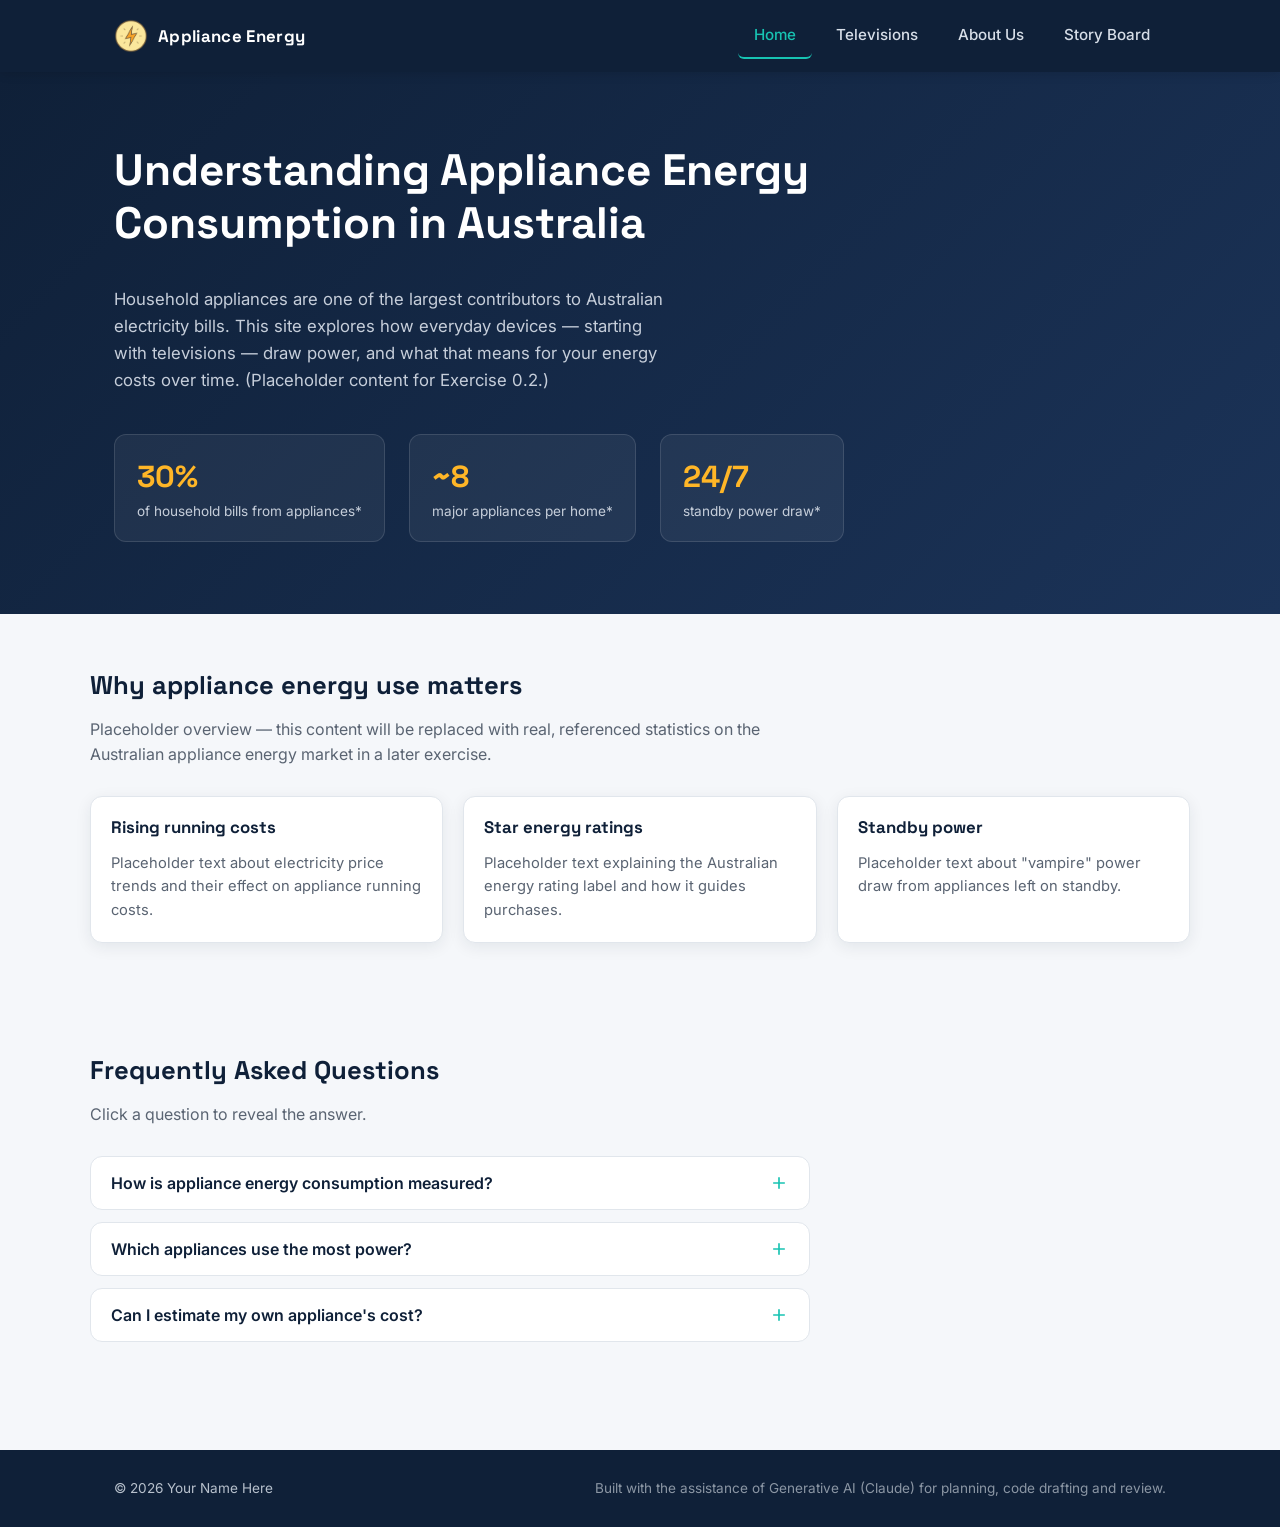
<file: Exercise 0.2/index.html>
<!DOCTYPE html>
<html lang="en-AU">
<head>
  <meta charset="UTF-8" />
  <meta name="viewport" content="width=device-width, initial-scale=1.0" />
  <title>Home | Appliance Energy Consumption Website</title>
  <link rel="preconnect" href="https://fonts.googleapis.com" />
  <link href="https://fonts.googleapis.com/css2?family=Space+Grotesk:wght@500;700&family=Inter:wght@400;500;600&display=swap" rel="stylesheet" />
  <link rel="stylesheet" href="assets/css/style.css" />
</head>
<body>
  <a class="skip-link" href="#main-content">Skip to content</a>

  <nav class="site-nav">
    <div class="container">
      <a href="index.html" class="brand" aria-label="Appliance Energy Consumption Website - Home">
        <img class="brand-icon" src="assets/img/PowerIcon.png" alt="Appliance Energy logo" />
        <span>Appliance Energy</span>
      </a>
      <ul class="nav-links">
        <li><a href="index.html" aria-current="page">Home</a></li>
        <li><a href="televisions.html">Televisions</a></li>
        <li><a href="about.html">About Us</a></li>
        <li><a href="../Exercise%203/storyboard.html">Story Board</a></li>
      </ul>
    </div>
  </nav>

  <main id="main-content">
    <section class="hero">
      <div class="container">
        <h1>Understanding Appliance Energy Consumption in Australia</h1>
        <p>
          Household appliances are one of the largest contributors to Australian
          electricity bills. This site explores how everyday devices — starting
          with televisions — draw power, and what that means for your energy
          costs over time. (Placeholder content for Exercise 0.2.)
        </p>
        <div class="hero-stats">
          <div class="stat">
            <div class="value">30%</div>
            <div class="label">of household bills from appliances*</div>
          </div>
          <div class="stat">
            <div class="value">~8</div>
            <div class="label">major appliances per home*</div>
          </div>
          <div class="stat">
            <div class="value">24/7</div>
            <div class="label">standby power draw*</div>
          </div>
        </div>
      </div>
    </section>

    <section class="section container">
      <h2>Why appliance energy use matters</h2>
      <p class="lead">
        Placeholder overview — this content will be replaced with real,
        referenced statistics on the Australian appliance energy market in a
        later exercise.
      </p>
      <div class="card-grid">
        <div class="card">
          <h3>Rising running costs</h3>
          <p>Placeholder text about electricity price trends and their effect on appliance running costs.</p>
        </div>
        <div class="card">
          <h3>Star energy ratings</h3>
          <p>Placeholder text explaining the Australian energy rating label and how it guides purchases.</p>
        </div>
        <div class="card">
          <h3>Standby power</h3>
          <p>Placeholder text about "vampire" power draw from appliances left on standby.</p>
        </div>
      </div>
    </section>

    <section class="section container">
      <h2>Frequently Asked Questions</h2>
      <p class="lead">Click a question to reveal the answer.</p>

      <div class="faq">
        <div class="faq-item">
          <button class="faq-question" aria-expanded="false">
            <span>How is appliance energy consumption measured?</span>
            <svg class="icon" viewBox="0 0 24 24" fill="none" stroke="currentColor" stroke-width="2" aria-hidden="true">
              <line x1="12" y1="5" x2="12" y2="19" />
              <line x1="5" y1="12" x2="19" y2="12" />
            </svg>
          </button>
          <div class="faq-answer">
            <p>Placeholder answer: energy use is typically measured in kilowatt-hours (kWh), calculated from an appliance's wattage and hours of use.</p>
          </div>
        </div>

        <div class="faq-item">
          <button class="faq-question" aria-expanded="false">
            <span>Which appliances use the most power?</span>
            <svg class="icon" viewBox="0 0 24 24" fill="none" stroke="currentColor" stroke-width="2" aria-hidden="true">
              <line x1="12" y1="5" x2="12" y2="19" />
              <line x1="5" y1="12" x2="19" y2="12" />
            </svg>
          </button>
          <div class="faq-answer">
            <p>Placeholder answer: heating, cooling and hot water systems are usually the largest contributors, followed by entertainment devices like televisions.</p>
          </div>
        </div>

        <div class="faq-item">
          <button class="faq-question" aria-expanded="false">
            <span>Can I estimate my own appliance's cost?</span>
            <svg class="icon" viewBox="0 0 24 24" fill="none" stroke="currentColor" stroke-width="2" aria-hidden="true">
              <line x1="12" y1="5" x2="12" y2="19" />
              <line x1="5" y1="12" x2="19" y2="12" />
            </svg>
          </button>
          <div class="faq-answer">
            <p>Placeholder answer: yes — see the interactive Appliance Energy Calculator on the Televisions page.</p>
          </div>
        </div>
      </div>
    </section>
  </main>

  <footer class="site-footer">
    <div class="container">
      <span>&copy; <span id="year"></span> Your Name Here</span>
      <span class="genai-note">Built with the assistance of Generative AI (Claude) for planning, code drafting and review.</span>
    </div>
  </footer>

  <script src="assets/js/script.js"></script>
  <script>
    document.getElementById('year').textContent = new Date().getFullYear();
  </script>
</body>
</html>
</file>
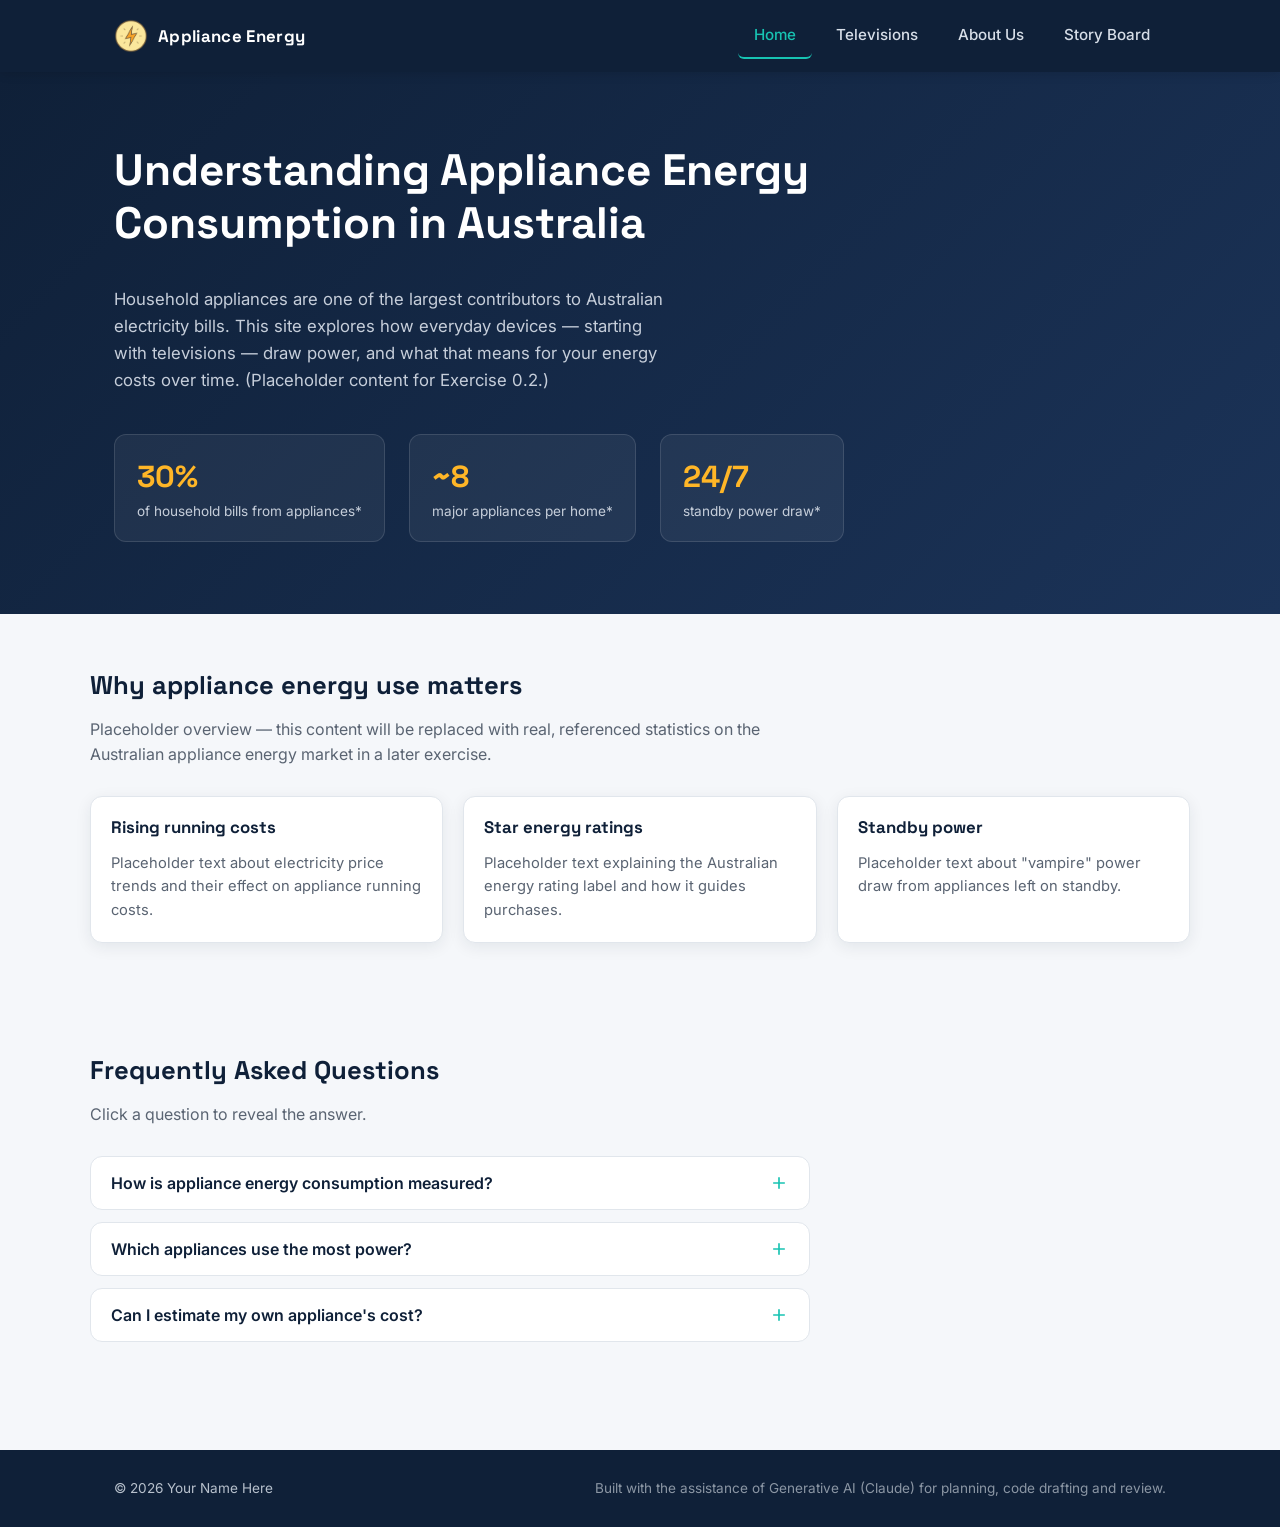
<file: Exercise 3/index.html>
<!DOCTYPE html>
<html lang="en-AU">
<head>
  <meta charset="UTF-8" />
  <meta name="viewport" content="width=device-width, initial-scale=1.0" />
  <title>Home | Appliance Energy Consumption Website</title>
  <link rel="preconnect" href="https://fonts.googleapis.com" />
  <link href="https://fonts.googleapis.com/css2?family=Space+Grotesk:wght@500;700&family=Inter:wght@400;500;600&display=swap" rel="stylesheet" />
  <link rel="stylesheet" href="assets/css/style.css" />
</head>
<body>
  <a class="skip-link" href="#main-content">Skip to content</a>

  <nav class="site-nav">
    <div class="container">
      <a href="index.html" class="brand" aria-label="Appliance Energy Consumption Website - Home">
        <img class="brand-icon" src="assets/img/PowerIcon.png" alt="Appliance Energy logo" />
        <span>Appliance Energy</span>
      </a>
      <ul class="nav-links">
        <li><a href="index.html" aria-current="page">Home</a></li>
        <li><a href="televisions.html">Televisions</a></li>
        <li><a href="about.html">About Us</a></li>
        <li><a href="storyboard.html">Story Board</a></li>
      </ul>
    </div>
  </nav>

  <main id="main-content">
    <section class="hero">
      <div class="container">
        <h1>Understanding Appliance Energy Consumption in Australia</h1>
        <p>
          Household appliances are one of the largest contributors to Australian
          electricity bills. This site explores how everyday devices — starting
          with televisions — draw power, and what that means for your energy
          costs over time. (Placeholder content for Exercise 0.2.)
        </p>
        <div class="hero-stats">
          <div class="stat">
            <div class="value">30%</div>
            <div class="label">of household bills from appliances*</div>
          </div>
          <div class="stat">
            <div class="value">~8</div>
            <div class="label">major appliances per home*</div>
          </div>
          <div class="stat">
            <div class="value">24/7</div>
            <div class="label">standby power draw*</div>
          </div>
        </div>
      </div>
    </section>

    <section class="section container">
      <h2>Why appliance energy use matters</h2>
      <p class="lead">
        Placeholder overview — this content will be replaced with real,
        referenced statistics on the Australian appliance energy market in a
        later exercise.
      </p>
      <div class="card-grid">
        <div class="card">
          <h3>Rising running costs</h3>
          <p>Placeholder text about electricity price trends and their effect on appliance running costs.</p>
        </div>
        <div class="card">
          <h3>Star energy ratings</h3>
          <p>Placeholder text explaining the Australian energy rating label and how it guides purchases.</p>
        </div>
        <div class="card">
          <h3>Standby power</h3>
          <p>Placeholder text about "vampire" power draw from appliances left on standby.</p>
        </div>
      </div>
    </section>

    <section class="section container">
      <h2>Frequently Asked Questions</h2>
      <p class="lead">Click a question to reveal the answer.</p>

      <div class="faq">
        <div class="faq-item">
          <button class="faq-question" aria-expanded="false">
            <span>How is appliance energy consumption measured?</span>
            <svg class="icon" viewBox="0 0 24 24" fill="none" stroke="currentColor" stroke-width="2" aria-hidden="true">
              <line x1="12" y1="5" x2="12" y2="19" />
              <line x1="5" y1="12" x2="19" y2="12" />
            </svg>
          </button>
          <div class="faq-answer">
            <p>Placeholder answer: energy use is typically measured in kilowatt-hours (kWh), calculated from an appliance's wattage and hours of use.</p>
          </div>
        </div>

        <div class="faq-item">
          <button class="faq-question" aria-expanded="false">
            <span>Which appliances use the most power?</span>
            <svg class="icon" viewBox="0 0 24 24" fill="none" stroke="currentColor" stroke-width="2" aria-hidden="true">
              <line x1="12" y1="5" x2="12" y2="19" />
              <line x1="5" y1="12" x2="19" y2="12" />
            </svg>
          </button>
          <div class="faq-answer">
            <p>Placeholder answer: heating, cooling and hot water systems are usually the largest contributors, followed by entertainment devices like televisions.</p>
          </div>
        </div>

        <div class="faq-item">
          <button class="faq-question" aria-expanded="false">
            <span>Can I estimate my own appliance's cost?</span>
            <svg class="icon" viewBox="0 0 24 24" fill="none" stroke="currentColor" stroke-width="2" aria-hidden="true">
              <line x1="12" y1="5" x2="12" y2="19" />
              <line x1="5" y1="12" x2="19" y2="12" />
            </svg>
          </button>
          <div class="faq-answer">
            <p>Placeholder answer: yes — see the interactive Appliance Energy Calculator on the Televisions page.</p>
          </div>
        </div>
      </div>
    </section>
  </main>

  <footer class="site-footer">
    <div class="container">
      <span>&copy; <span id="year"></span> Your Name Here</span>
      <span class="genai-note">Built with the assistance of Generative AI (Claude) for planning, code drafting and review.</span>
    </div>
  </footer>

  <script src="assets/js/script.js"></script>
  <script>
    document.getElementById('year').textContent = new Date().getFullYear();
  </script>
</body>
</html>
</file>
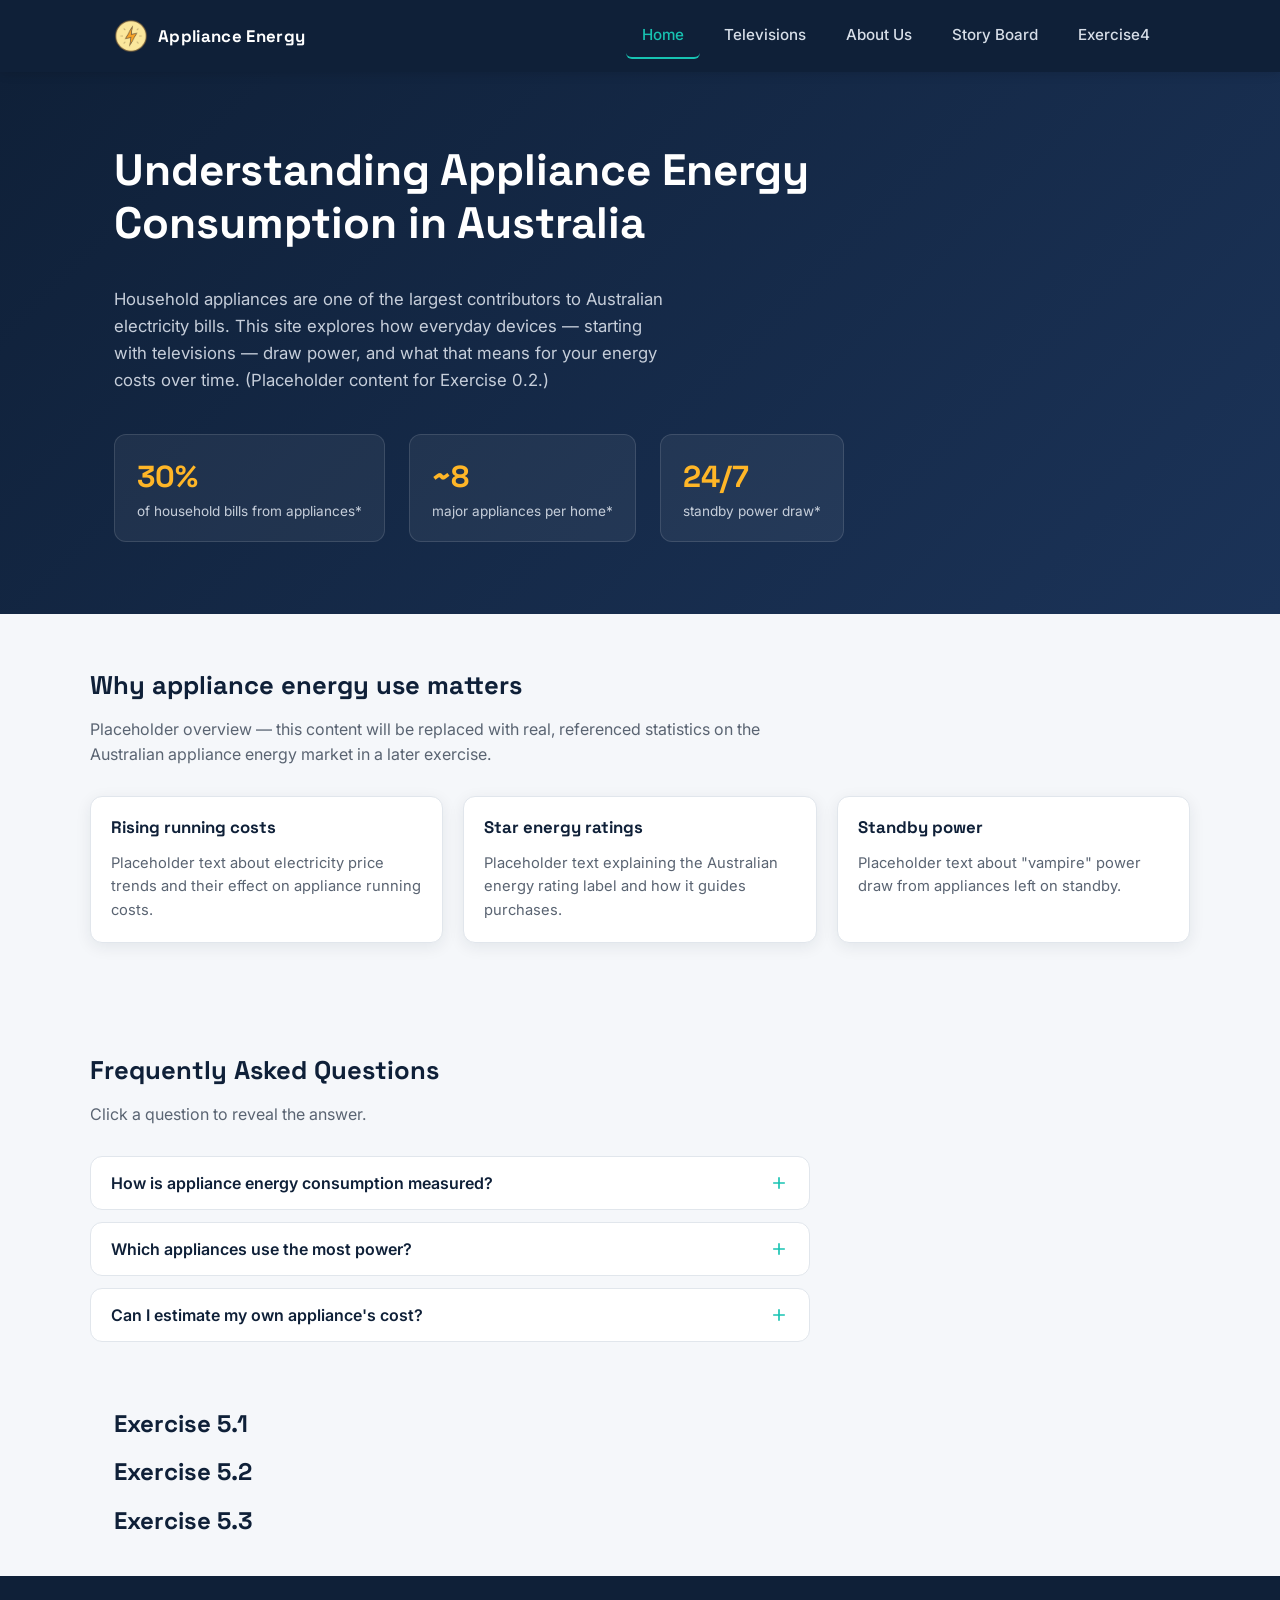
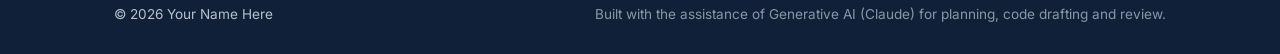
<file: Exercise 5/index.html>
<!DOCTYPE html>
<html lang="en-AU">
<head>
  <meta charset="UTF-8" />
  <meta name="viewport" content="width=device-width, initial-scale=1.0" />
  <title>Home | Appliance Energy Consumption Website</title>
  <link rel="preconnect" href="https://fonts.googleapis.com" />
  <link href="https://fonts.googleapis.com/css2?family=Space+Grotesk:wght@500;700&family=Inter:wght@400;500;600&display=swap" rel="stylesheet" />
  <link rel="stylesheet" href="assets/css/style.css" />
</head>
<body>
  <a class="skip-link" href="#main-content">Skip to content</a>

  <nav class="site-nav">
    <div class="container">
      <a href="index.html" class="brand" aria-label="Appliance Energy Consumption Website - Home">
        <img class="brand-icon" src="assets/img/PowerIcon.png" alt="Appliance Energy logo" />
        <span>Appliance Energy</span>
      </a>
      <ul class="nav-links">
        <li><a href="index.html" aria-current="page">Home</a></li>
        <li><a href="televisions.html">Televisions</a></li>
        <li><a href="about.html">About Us</a></li>
        <li><a href="storyboard.html">Story Board</a></li>
        <li><a href="Exercise4.1.html" >Exercise4</a></li>
      </ul>
    </div>
  </nav>

  <main id="main-content">
    <section class="hero">
      <div class="container">
        <h1>Understanding Appliance Energy Consumption in Australia</h1>
        <p>
          Household appliances are one of the largest contributors to Australian
          electricity bills. This site explores how everyday devices — starting
          with televisions — draw power, and what that means for your energy
          costs over time. (Placeholder content for Exercise 0.2.)
        </p>
        <div class="hero-stats">
          <div class="stat">
            <div class="value">30%</div>
            <div class="label">of household bills from appliances*</div>
          </div>
          <div class="stat">
            <div class="value">~8</div>
            <div class="label">major appliances per home*</div>
          </div>
          <div class="stat">
            <div class="value">24/7</div>
            <div class="label">standby power draw*</div>
          </div>
        </div>
      </div>
    </section>

    <section class="section container">
      <h2>Why appliance energy use matters</h2>
      <p class="lead">
        Placeholder overview — this content will be replaced with real,
        referenced statistics on the Australian appliance energy market in a
        later exercise.
      </p>
      <div class="card-grid">
        <div class="card">
          <h3>Rising running costs</h3>
          <p>Placeholder text about electricity price trends and their effect on appliance running costs.</p>
        </div>
        <div class="card">
          <h3>Star energy ratings</h3>
          <p>Placeholder text explaining the Australian energy rating label and how it guides purchases.</p>
        </div>
        <div class="card">
          <h3>Standby power</h3>
          <p>Placeholder text about "vampire" power draw from appliances left on standby.</p>
        </div>
      </div>
    </section>

    <section class="section container">
      <h2>Frequently Asked Questions</h2>
      <p class="lead">Click a question to reveal the answer.</p>

      <div class="faq">
        <div class="faq-item">
          <button class="faq-question" aria-expanded="false">
            <span>How is appliance energy consumption measured?</span>
            <svg class="icon" viewBox="0 0 24 24" fill="none" stroke="currentColor" stroke-width="2" aria-hidden="true">
              <line x1="12" y1="5" x2="12" y2="19" />
              <line x1="5" y1="12" x2="19" y2="12" />
            </svg>
          </button>
          <div class="faq-answer">
            <p>Placeholder answer: energy use is typically measured in kilowatt-hours (kWh), calculated from an appliance's wattage and hours of use.</p>
          </div>
        </div>

        <div class="faq-item">
          <button class="faq-question" aria-expanded="false">
            <span>Which appliances use the most power?</span>
            <svg class="icon" viewBox="0 0 24 24" fill="none" stroke="currentColor" stroke-width="2" aria-hidden="true">
              <line x1="12" y1="5" x2="12" y2="19" />
              <line x1="5" y1="12" x2="19" y2="12" />
            </svg>
          </button>
          <div class="faq-answer">
            <p>Placeholder answer: heating, cooling and hot water systems are usually the largest contributors, followed by entertainment devices like televisions.</p>
          </div>
        </div>

        <div class="faq-item">
          <button class="faq-question" aria-expanded="false">
            <span>Can I estimate my own appliance's cost?</span>
            <svg class="icon" viewBox="0 0 24 24" fill="none" stroke="currentColor" stroke-width="2" aria-hidden="true">
              <line x1="12" y1="5" x2="12" y2="19" />
              <line x1="5" y1="12" x2="19" y2="12" />
            </svg>
          </button>
          <div class="faq-answer">
            <p>Placeholder answer: yes — see the interactive Appliance Energy Calculator on the Televisions page.</p>
          </div>
        </div> 
      </div>
    </section>

      <div class="responsive-svg-container"></div>

    <section class="chart-section">
      <div class="container">
        <h2>Exercise 5.1</h2>
        <div id="bar-chart"></div>
      </div>
      <div class="container">
        <h2>Exercise 5.2</h2>
        <div id="line-chart"></div>
      </div>
      <div class="container">
        <h2>Exercise 5.3</h2>
        <div id="donut-chart"></div>
      </div>
    </section>

  </main>


  <footer class="site-footer">
    <div class="container">
      <span>&copy; <span id="year"></span> Your Name Here</span>
      <span class="genai-note">Built with the assistance of Generative AI (Claude) for planning, code drafting and review.</span>
    </div>
  </footer>

  <script src="assets/js/script.js"></script>
  <script src="https://d3js.org/d3.v7.min.js"></script>
  <script src="assets/js/main.js"></script>
  <script src="assets/js/bar-chart.js"></script>
  <script src="assets/js/line-chart.js"></script>
  <script src="assets/js/donut-chart.js"></script>
  <script>
    document.getElementById('year').textContent = new Date().getFullYear();
  </script>
</body>
</html>
</file>
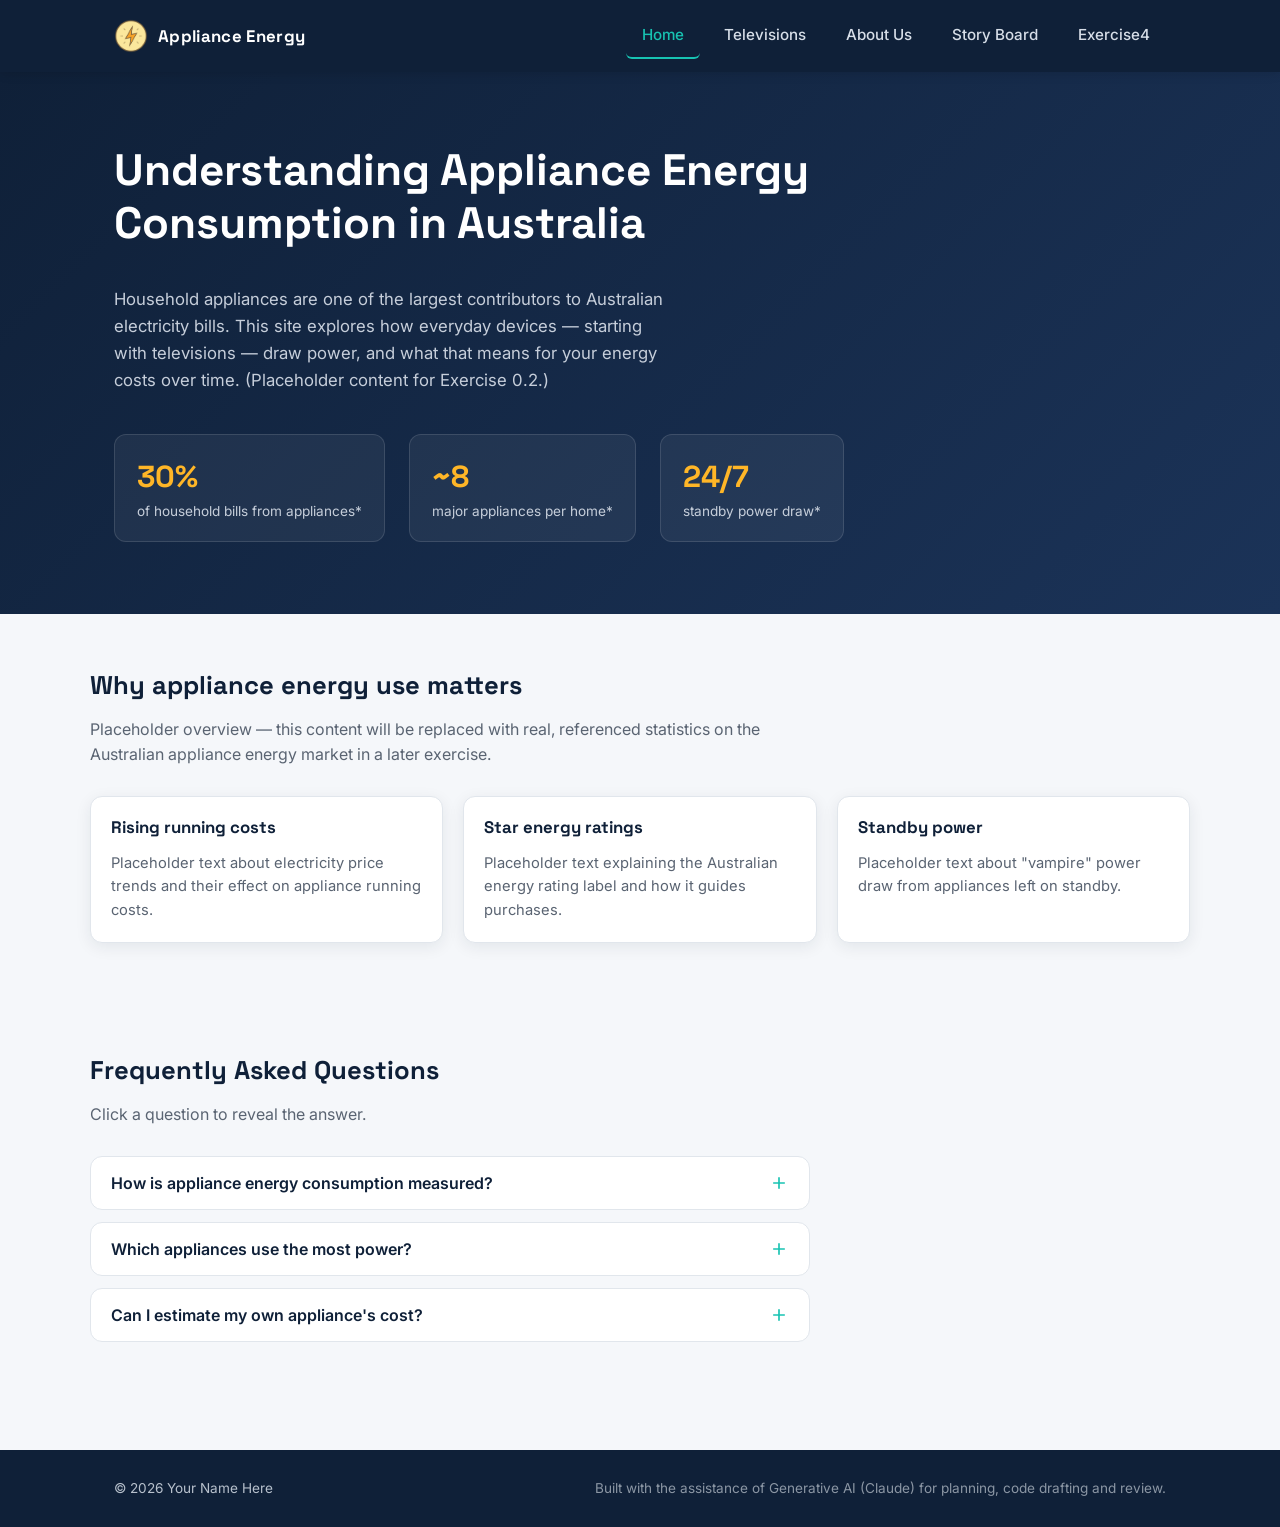
<file: Exercise 4/Exercise 4.3/index.html>
<!DOCTYPE html>
<html lang="en-AU">
<head>
  <meta charset="UTF-8" />
  <meta name="viewport" content="width=device-width, initial-scale=1.0" />
  <title>Home | Appliance Energy Consumption Website</title>
  <link rel="preconnect" href="https://fonts.googleapis.com" />
  <link href="https://fonts.googleapis.com/css2?family=Space+Grotesk:wght@500;700&family=Inter:wght@400;500;600&display=swap" rel="stylesheet" />
  <link rel="stylesheet" href="assets/css/style.css" />
</head>
<body>
  <a class="skip-link" href="#main-content">Skip to content</a>

  <nav class="site-nav">
    <div class="container">
      <a href="index.html" class="brand" aria-label="Appliance Energy Consumption Website - Home">
        <img class="brand-icon" src="assets/img/PowerIcon.png" alt="Appliance Energy logo" />
        <span>Appliance Energy</span>
      </a>
      <ul class="nav-links">
        <li><a href="index.html" aria-current="page">Home</a></li>
        <li><a href="televisions.html">Televisions</a></li>
        <li><a href="about.html">About Us</a></li>
        <li><a href="storyboard.html">Story Board</a></li>
        <li><a href="Exercise4.1.html" >Exercise4</a></li>
      </ul>
    </div>
  </nav>

  <main id="main-content">
    <section class="hero">
      <div class="container">
        <h1>Understanding Appliance Energy Consumption in Australia</h1>
        <p>
          Household appliances are one of the largest contributors to Australian
          electricity bills. This site explores how everyday devices — starting
          with televisions — draw power, and what that means for your energy
          costs over time. (Placeholder content for Exercise 0.2.)
        </p>
        <div class="hero-stats">
          <div class="stat">
            <div class="value">30%</div>
            <div class="label">of household bills from appliances*</div>
          </div>
          <div class="stat">
            <div class="value">~8</div>
            <div class="label">major appliances per home*</div>
          </div>
          <div class="stat">
            <div class="value">24/7</div>
            <div class="label">standby power draw*</div>
          </div>
        </div>
      </div>
    </section>

    <section class="section container">
      <h2>Why appliance energy use matters</h2>
      <p class="lead">
        Placeholder overview — this content will be replaced with real,
        referenced statistics on the Australian appliance energy market in a
        later exercise.
      </p>
      <div class="card-grid">
        <div class="card">
          <h3>Rising running costs</h3>
          <p>Placeholder text about electricity price trends and their effect on appliance running costs.</p>
        </div>
        <div class="card">
          <h3>Star energy ratings</h3>
          <p>Placeholder text explaining the Australian energy rating label and how it guides purchases.</p>
        </div>
        <div class="card">
          <h3>Standby power</h3>
          <p>Placeholder text about "vampire" power draw from appliances left on standby.</p>
        </div>
      </div>
    </section>

    <section class="section container">
      <h2>Frequently Asked Questions</h2>
      <p class="lead">Click a question to reveal the answer.</p>

      <div class="faq">
        <div class="faq-item">
          <button class="faq-question" aria-expanded="false">
            <span>How is appliance energy consumption measured?</span>
            <svg class="icon" viewBox="0 0 24 24" fill="none" stroke="currentColor" stroke-width="2" aria-hidden="true">
              <line x1="12" y1="5" x2="12" y2="19" />
              <line x1="5" y1="12" x2="19" y2="12" />
            </svg>
          </button>
          <div class="faq-answer">
            <p>Placeholder answer: energy use is typically measured in kilowatt-hours (kWh), calculated from an appliance's wattage and hours of use.</p>
          </div>
        </div>

        <div class="faq-item">
          <button class="faq-question" aria-expanded="false">
            <span>Which appliances use the most power?</span>
            <svg class="icon" viewBox="0 0 24 24" fill="none" stroke="currentColor" stroke-width="2" aria-hidden="true">
              <line x1="12" y1="5" x2="12" y2="19" />
              <line x1="5" y1="12" x2="19" y2="12" />
            </svg>
          </button>
          <div class="faq-answer">
            <p>Placeholder answer: heating, cooling and hot water systems are usually the largest contributors, followed by entertainment devices like televisions.</p>
          </div>
        </div>

        <div class="faq-item">
          <button class="faq-question" aria-expanded="false">
            <span>Can I estimate my own appliance's cost?</span>
            <svg class="icon" viewBox="0 0 24 24" fill="none" stroke="currentColor" stroke-width="2" aria-hidden="true">
              <line x1="12" y1="5" x2="12" y2="19" />
              <line x1="5" y1="12" x2="19" y2="12" />
            </svg>
          </button>
          <div class="faq-answer">
            <p>Placeholder answer: yes — see the interactive Appliance Energy Calculator on the Televisions page.</p>
          </div>
        </div> 
      </div>
    </section>

      <div class="responsive-svg-container"></div>
  </main>


  <footer class="site-footer">
    <div class="container">
      <span>&copy; <span id="year"></span> Your Name Here</span>
      <span class="genai-note">Built with the assistance of Generative AI (Claude) for planning, code drafting and review.</span>
    </div>
  </footer>

  <script src="assets/js/script.js"></script>
  <script src="https://d3js.org/d3.v7.min.js"></script>
  <script src="assets/js/main.js"></script>
  <script>
    document.getElementById('year').textContent = new Date().getFullYear();
  </script>
</body>
</html>
</file>
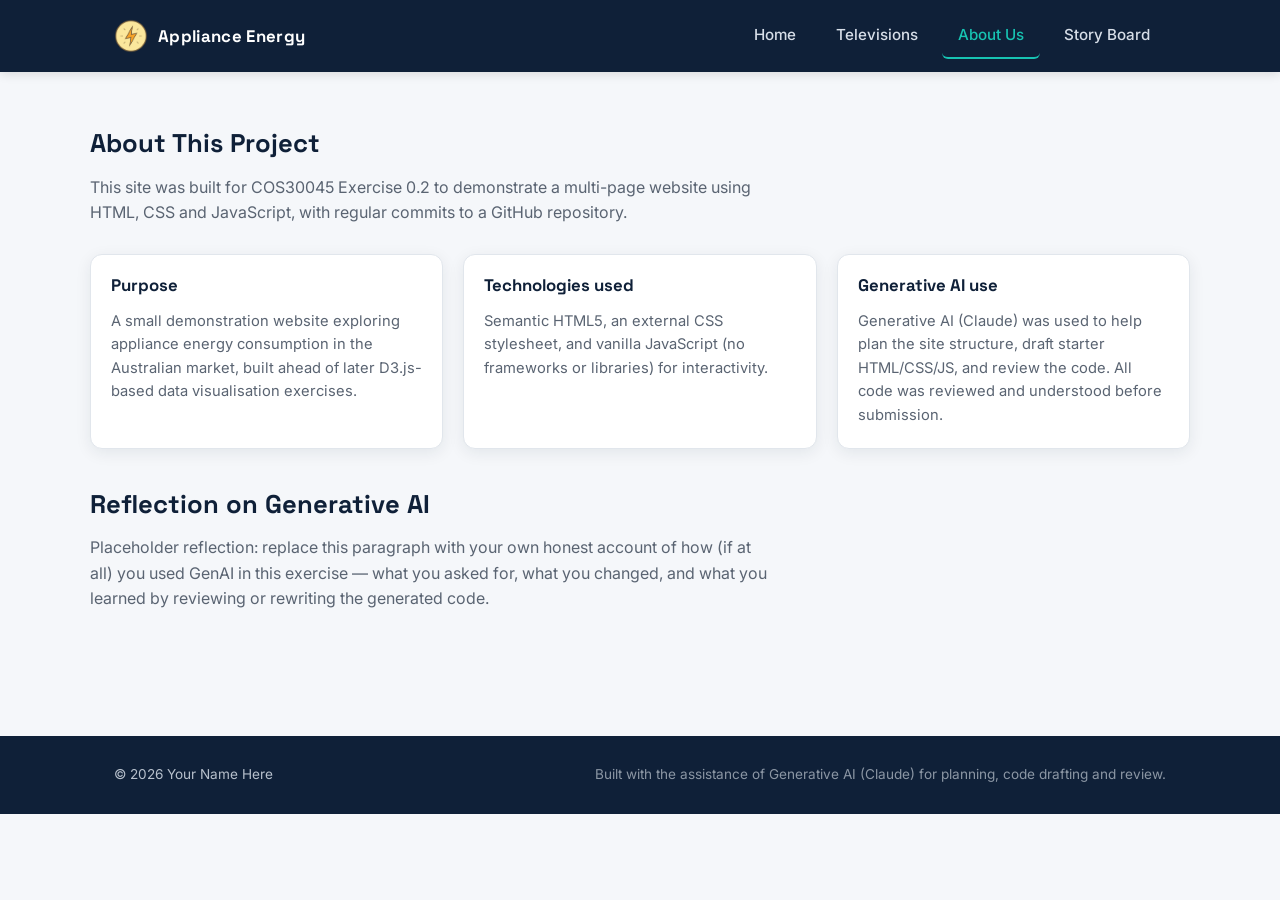
<file: Exercise 0.2/about.html>
<!DOCTYPE html>
<html lang="en-AU">
<head>
  <meta charset="UTF-8" />
  <meta name="viewport" content="width=device-width, initial-scale=1.0" />
  <title>About Us | Appliance Energy Consumption Website</title>
  <link rel="preconnect" href="https://fonts.googleapis.com" />
  <link href="https://fonts.googleapis.com/css2?family=Space+Grotesk:wght@500;700&family=Inter:wght@400;500;600&display=swap" rel="stylesheet" />
  <link rel="stylesheet" href="assets/css/style.css" />
</head>
<body>
  <a class="skip-link" href="#main-content">Skip to content</a>

  <nav class="site-nav">
    <div class="container">
      <a href="index.html" class="brand" aria-label="Appliance Energy Consumption Website - Home">
        <img class="brand-icon" src="assets/img/PowerIcon.png" alt="Appliance Energy logo" />
        <span>Appliance Energy</span>
      </a>
      <ul class="nav-links">
        <li><a href="index.html">Home</a></li>
        <li><a href="televisions.html">Televisions</a></li>
        <li><a href="about.html" aria-current="page">About Us</a></li>
        <li><a href="../Exercise%203/storyboard.html">Story Board</a></li>
      </ul>
    </div>
  </nav>

  <main id="main-content">
    <section class="section container">
      <h2>About This Project</h2>
      <p class="lead">
        This site was built for COS30045 Exercise 0.2 to demonstrate a
        multi-page website using HTML, CSS and JavaScript, with regular
        commits to a GitHub repository.
      </p>

      <div class="card-grid">
        <div class="card">
          <h3>Purpose</h3>
          <p>A small demonstration website exploring appliance energy consumption in the Australian market, built ahead of later D3.js-based data visualisation exercises.</p>
        </div>
        <div class="card">
          <h3>Technologies used</h3>
          <p>Semantic HTML5, an external CSS stylesheet, and vanilla JavaScript (no frameworks or libraries) for interactivity.</p>
        </div>
        <div class="card">
          <h3>Generative AI use</h3>
          <p>Generative AI (Claude) was used to help plan the site structure, draft starter HTML/CSS/JS, and review the code. All code was reviewed and understood before submission.</p>
        </div>
      </div>

      <h2 style="margin-top: 40px;">Reflection on Generative AI</h2>
      <p class="lead">
        Placeholder reflection: replace this paragraph with your own honest
        account of how (if at all) you used GenAI in this exercise — what you
        asked for, what you changed, and what you learned by reviewing or
        rewriting the generated code.
      </p>
    </section>
  </main>

  <footer class="site-footer">
    <div class="container">
      <span>&copy; <span id="year"></span> Your Name Here</span>
      <span class="genai-note">Built with the assistance of Generative AI (Claude) for planning, code drafting and review.</span>
    </div>
  </footer>

  <script src="assets/js/script.js"></script>
  <script>
    document.getElementById('year').textContent = new Date().getFullYear();
  </script>
</body>
</html>
</file>
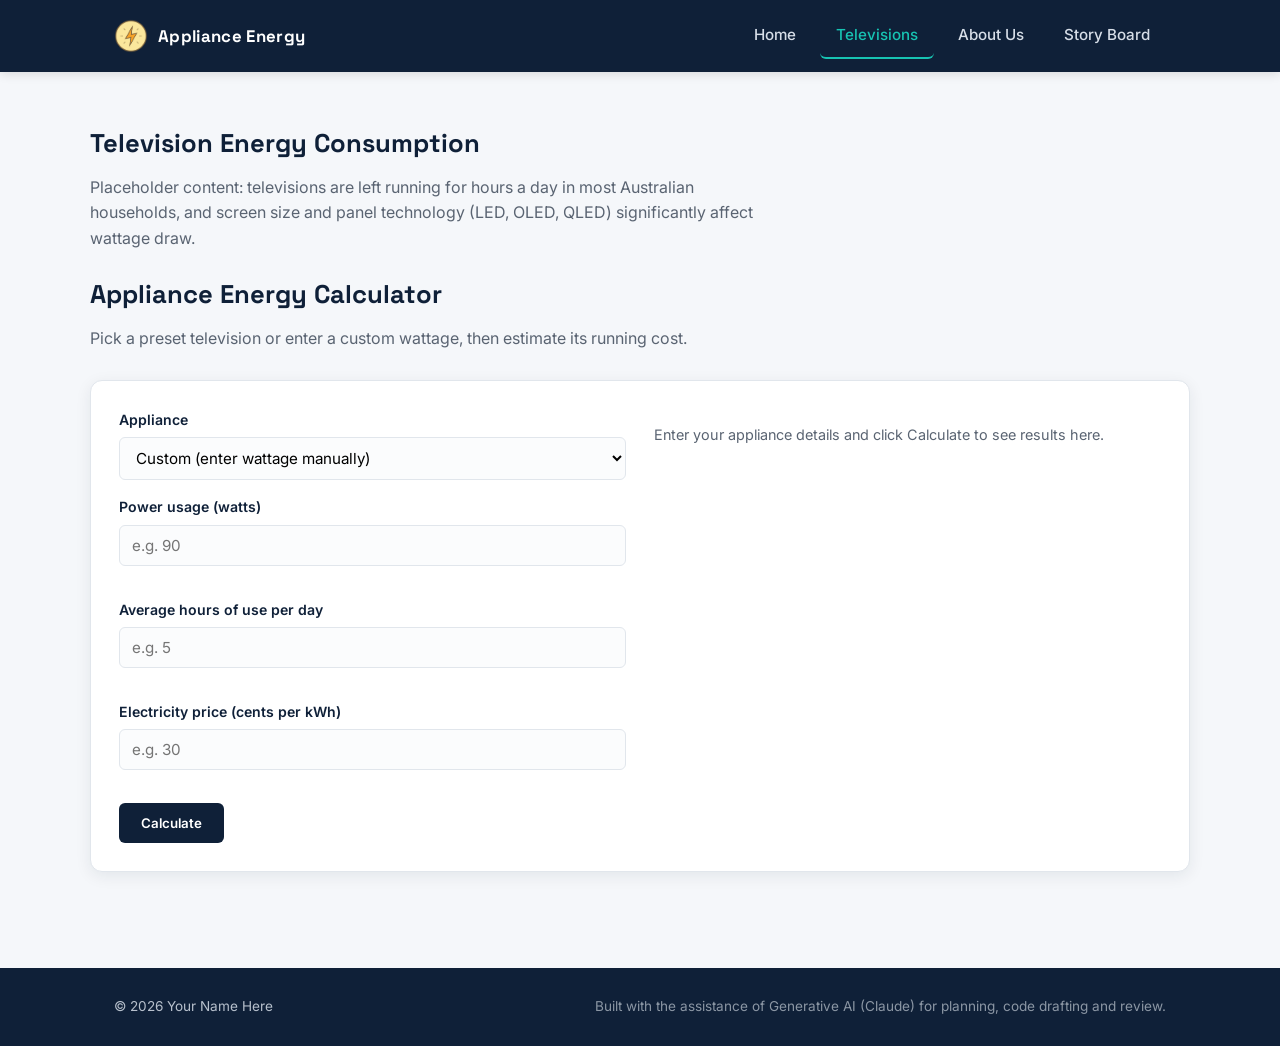
<file: Exercise 0.2/televisions.html>
<!DOCTYPE html>
<html lang="en-AU">
<head>
  <meta charset="UTF-8" />
  <meta name="viewport" content="width=device-width, initial-scale=1.0" />
  <title>Televisions | Appliance Energy Consumption Website</title>
  <link rel="preconnect" href="https://fonts.googleapis.com" />
  <link href="https://fonts.googleapis.com/css2?family=Space+Grotesk:wght@500;700&family=Inter:wght@400;500;600&display=swap" rel="stylesheet" />
  <link rel="stylesheet" href="assets/css/style.css" />
</head>
<body>
  <a class="skip-link" href="#main-content">Skip to content</a>

  <nav class="site-nav">
    <div class="container">
      <a href="index.html" class="brand" aria-label="Appliance Energy Consumption Website - Home">
        <img class="brand-icon" src="assets/img/PowerIcon.png" alt="Appliance Energy logo" />
        <span>Appliance Energy</span>
      </a>
      <ul class="nav-links">
        <li><a href="index.html">Home</a></li>
        <li><a href="televisions.html" aria-current="page">Televisions</a></li>
        <li><a href="about.html">About Us</a></li>
        <li><a href="../Exercise%203/storyboard.html">Story Board</a></li>
      </ul>
    </div>
  </nav>

  <main id="main-content">
    <section class="section container">
      <h2>Television Energy Consumption</h2>
      <p class="lead">
        Placeholder content: televisions are left running for hours a day in
        most Australian households, and screen size and panel technology
        (LED, OLED, QLED) significantly affect wattage draw.
      </p>

      <h2>Appliance Energy Calculator</h2>
      <p class="lead">
        Pick a preset television or enter a custom wattage, then estimate its
        running cost.
      </p>

      <div class="calculator">
        <form id="calc-form" class="calc-form" novalidate>
          <div class="field">
            <label for="appliance-select">Appliance</label>
            <select id="appliance-select">
              <option value="custom">Custom (enter wattage manually)</option>
              <option value="32-led-tv">32" LED TV (~50W)</option>
              <option value="55-led-tv">55" LED TV (~90W)</option>
              <option value="65-oled-tv">65" OLED TV (~150W)</option>
              <option value="75-qled-tv">75" QLED TV (~210W)</option>
            </select>
          </div>

          <div class="field">
            <label for="watt-input">Power usage (watts)</label>
            <input type="number" id="watt-input" min="1" step="1" placeholder="e.g. 90" />
            <div class="field-error" id="watt-error"></div>
          </div>

          <div class="field">
            <label for="hours-input">Average hours of use per day</label>
            <input type="number" id="hours-input" min="0" max="24" step="0.5" placeholder="e.g. 5" />
            <div class="field-error" id="hours-error"></div>
          </div>

          <div class="field">
            <label for="price-input">Electricity price (cents per kWh)</label>
            <input type="number" id="price-input" min="1" step="0.1" placeholder="e.g. 30" />
            <div class="field-error" id="price-error"></div>
          </div>

          <button type="submit" class="calc-btn">Calculate</button>
        </form>

        <div class="calc-results" id="calc-results">
          <p class="calc-empty-state">Enter your appliance details and click Calculate to see results here.</p>
        </div>
      </div>
    </section>
  </main>


  <footer class="site-footer">
    <div class="container">
      <span>&copy; <span id="year"></span> Your Name Here</span>
      <span class="genai-note">Built with the assistance of Generative AI (Claude) for planning, code drafting and review.</span>
    </div>
  </footer>

  <script src="assets/js/script.js"></script>
  <script>
    document.getElementById('year').textContent = new Date().getFullYear();
  </script>
</body>
</html>
</file>
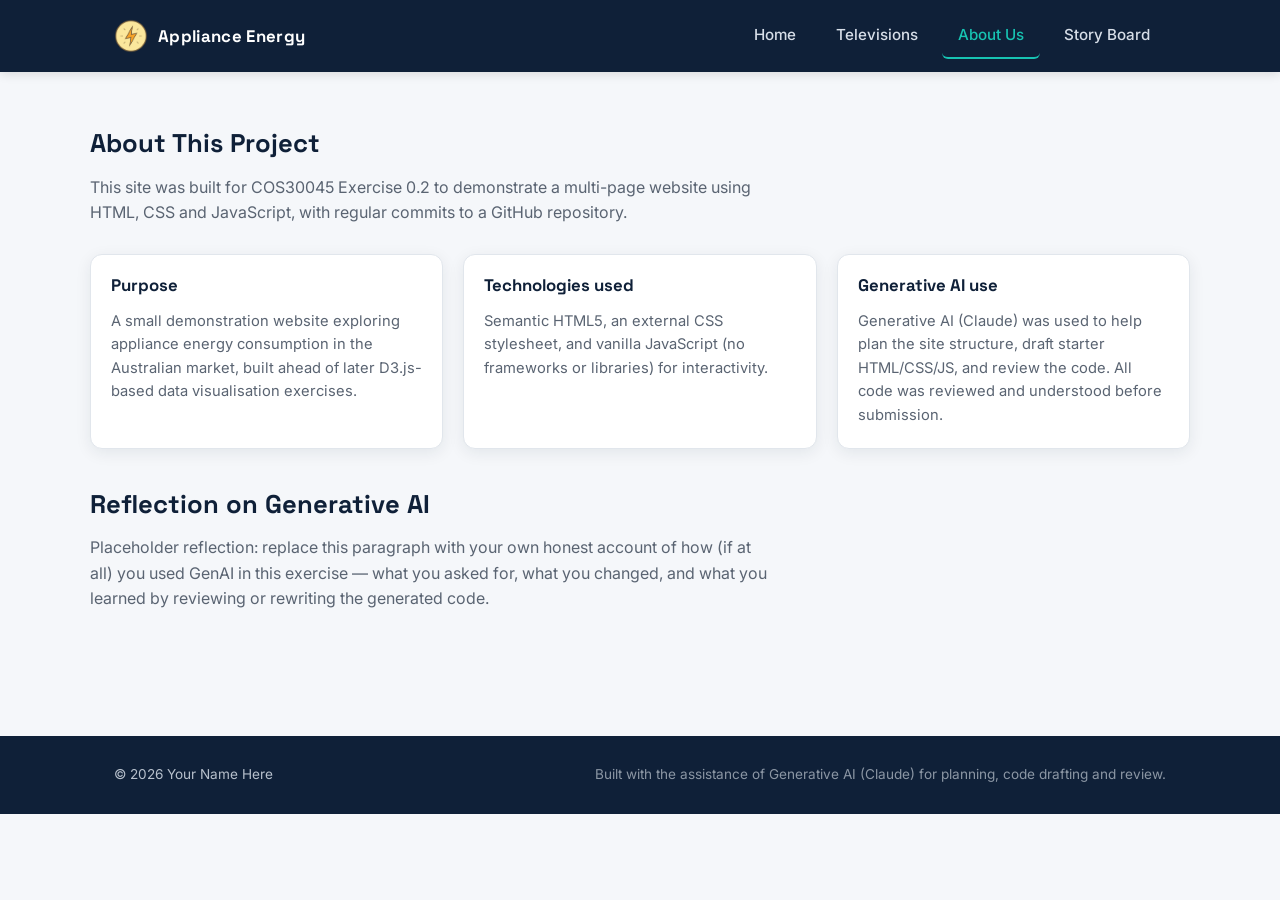
<file: Exercise 3/about.html>
<!DOCTYPE html>
<html lang="en-AU">
<head>
  <meta charset="UTF-8" />
  <meta name="viewport" content="width=device-width, initial-scale=1.0" />
  <title>About Us | Appliance Energy Consumption Website</title>
  <link rel="preconnect" href="https://fonts.googleapis.com" />
  <link href="https://fonts.googleapis.com/css2?family=Space+Grotesk:wght@500;700&family=Inter:wght@400;500;600&display=swap" rel="stylesheet" />
  <link rel="stylesheet" href="assets/css/style.css" />
</head>
<body>
  <a class="skip-link" href="#main-content">Skip to content</a>

  <nav class="site-nav">
    <div class="container">
      <a href="index.html" class="brand" aria-label="Appliance Energy Consumption Website - Home">
        <img class="brand-icon" src="assets/img/PowerIcon.png" alt="Appliance Energy logo" />
        <span>Appliance Energy</span>
      </a>
      <ul class="nav-links">
        <li><a href="index.html">Home</a></li>
        <li><a href="televisions.html">Televisions</a></li>
        <li><a href="about.html" aria-current="page">About Us</a></li>
        <li><a href="storyboard.html">Story Board</a></li>
      </ul>
    </div>
  </nav>

  <main id="main-content">
    <section class="section container">
      <h2>About This Project</h2>
      <p class="lead">
        This site was built for COS30045 Exercise 0.2 to demonstrate a
        multi-page website using HTML, CSS and JavaScript, with regular
        commits to a GitHub repository.
      </p>

      <div class="card-grid">
        <div class="card">
          <h3>Purpose</h3>
          <p>A small demonstration website exploring appliance energy consumption in the Australian market, built ahead of later D3.js-based data visualisation exercises.</p>
        </div>
        <div class="card">
          <h3>Technologies used</h3>
          <p>Semantic HTML5, an external CSS stylesheet, and vanilla JavaScript (no frameworks or libraries) for interactivity.</p>
        </div>
        <div class="card">
          <h3>Generative AI use</h3>
          <p>Generative AI (Claude) was used to help plan the site structure, draft starter HTML/CSS/JS, and review the code. All code was reviewed and understood before submission.</p>
        </div>
      </div>

      <h2 style="margin-top: 40px;">Reflection on Generative AI</h2>
      <p class="lead">
        Placeholder reflection: replace this paragraph with your own honest
        account of how (if at all) you used GenAI in this exercise — what you
        asked for, what you changed, and what you learned by reviewing or
        rewriting the generated code.
      </p>
    </section>
  </main>

  <footer class="site-footer">
    <div class="container">
      <span>&copy; <span id="year"></span> Your Name Here</span>
      <span class="genai-note">Built with the assistance of Generative AI (Claude) for planning, code drafting and review.</span>
    </div>
  </footer>

  <script src="assets/js/script.js"></script>
  <script>
    document.getElementById('year').textContent = new Date().getFullYear();
  </script>
</body>
</html>
</file>
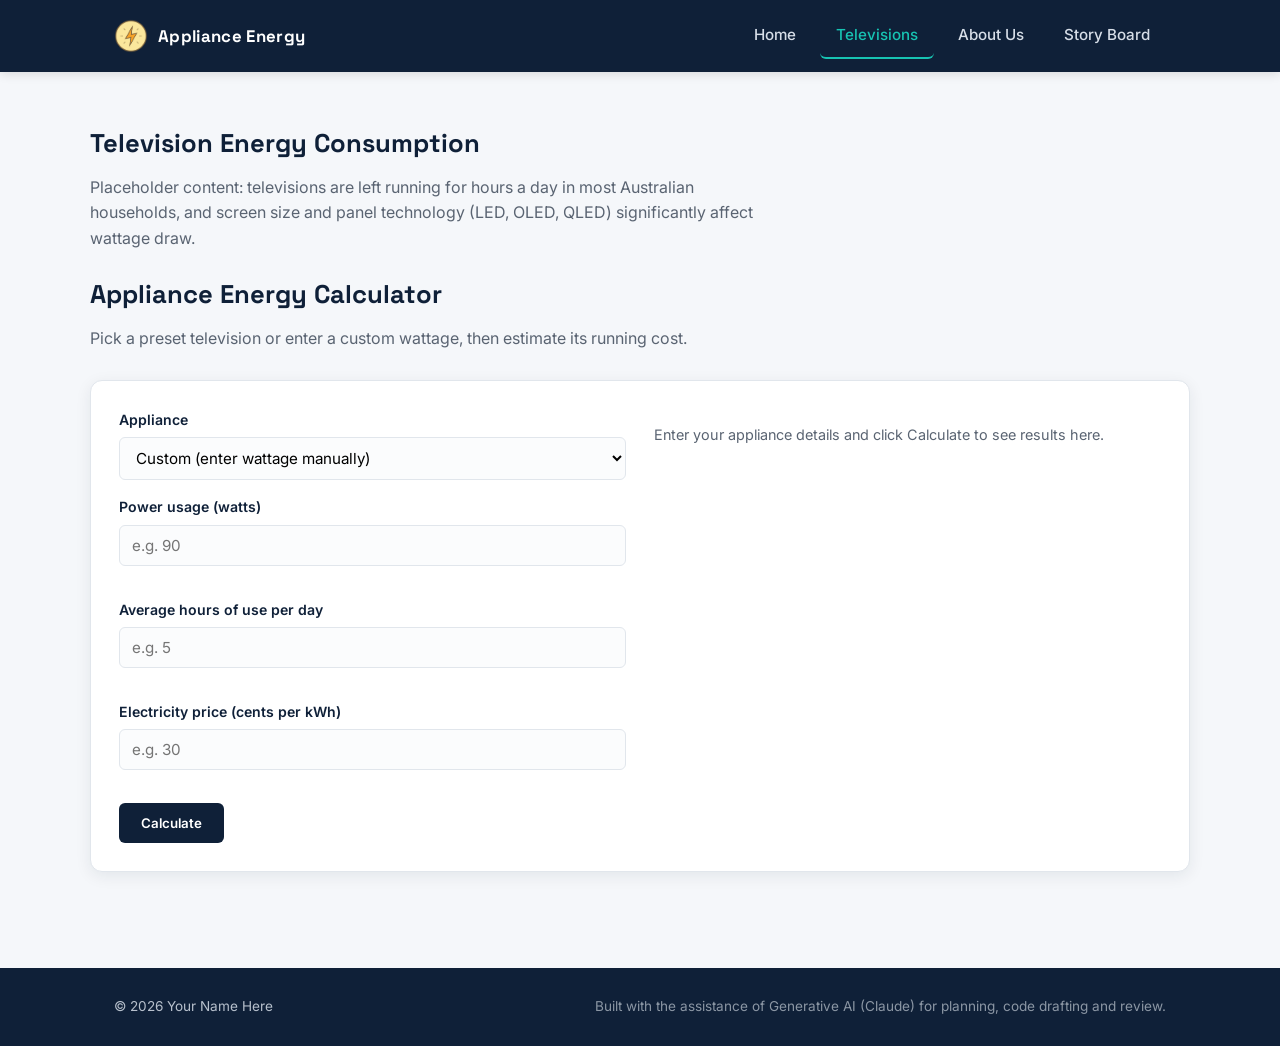
<file: Exercise 3/televisions.html>
<!DOCTYPE html>
<html lang="en-AU">
<head>
  <meta charset="UTF-8" />
  <meta name="viewport" content="width=device-width, initial-scale=1.0" />
  <title>Televisions | Appliance Energy Consumption Website</title>
  <link rel="preconnect" href="https://fonts.googleapis.com" />
  <link href="https://fonts.googleapis.com/css2?family=Space+Grotesk:wght@500;700&family=Inter:wght@400;500;600&display=swap" rel="stylesheet" />
  <link rel="stylesheet" href="assets/css/style.css" />
</head>
<body>
  <a class="skip-link" href="#main-content">Skip to content</a>

  <nav class="site-nav">
    <div class="container">
      <a href="index.html" class="brand" aria-label="Appliance Energy Consumption Website - Home">
        <img class="brand-icon" src="assets/img/PowerIcon.png" alt="Appliance Energy logo" />
        <span>Appliance Energy</span>
      </a>
      <ul class="nav-links">
        <li><a href="index.html">Home</a></li>
        <li><a href="televisions.html" aria-current="page">Televisions</a></li>
        <li><a href="about.html">About Us</a></li>
        <li><a href="storyboard.html">Story Board</a></li>
      </ul>
    </div>
  </nav>

  <main id="main-content">
    <section class="section container">
      <h2>Television Energy Consumption</h2>
      <p class="lead">
        Placeholder content: televisions are left running for hours a day in
        most Australian households, and screen size and panel technology
        (LED, OLED, QLED) significantly affect wattage draw.
      </p>

      <h2>Appliance Energy Calculator</h2>
      <p class="lead">
        Pick a preset television or enter a custom wattage, then estimate its
        running cost.
      </p>

      <div class="calculator">
        <form id="calc-form" class="calc-form" novalidate>
          <div class="field">
            <label for="appliance-select">Appliance</label>
            <select id="appliance-select">
              <option value="custom">Custom (enter wattage manually)</option>
              <option value="32-led-tv">32" LED TV (~50W)</option>
              <option value="55-led-tv">55" LED TV (~90W)</option>
              <option value="65-oled-tv">65" OLED TV (~150W)</option>
              <option value="75-qled-tv">75" QLED TV (~210W)</option>
            </select>
          </div>

          <div class="field">
            <label for="watt-input">Power usage (watts)</label>
            <input type="number" id="watt-input" min="1" step="1" placeholder="e.g. 90" />
            <div class="field-error" id="watt-error"></div>
          </div>

          <div class="field">
            <label for="hours-input">Average hours of use per day</label>
            <input type="number" id="hours-input" min="0" max="24" step="0.5" placeholder="e.g. 5" />
            <div class="field-error" id="hours-error"></div>
          </div>

          <div class="field">
            <label for="price-input">Electricity price (cents per kWh)</label>
            <input type="number" id="price-input" min="1" step="0.1" placeholder="e.g. 30" />
            <div class="field-error" id="price-error"></div>
          </div>

          <button type="submit" class="calc-btn">Calculate</button>
        </form>

        <div class="calc-results" id="calc-results">
          <p class="calc-empty-state">Enter your appliance details and click Calculate to see results here.</p>
        </div>
      </div>
    </section>
  </main>


  <footer class="site-footer">
    <div class="container">
      <span>&copy; <span id="year"></span> Your Name Here</span>
      <span class="genai-note">Built with the assistance of Generative AI (Claude) for planning, code drafting and review.</span>
    </div>
  </footer>

  <script src="assets/js/script.js"></script>
  <script>
    document.getElementById('year').textContent = new Date().getFullYear();
  </script>
</body>
</html>
</file>
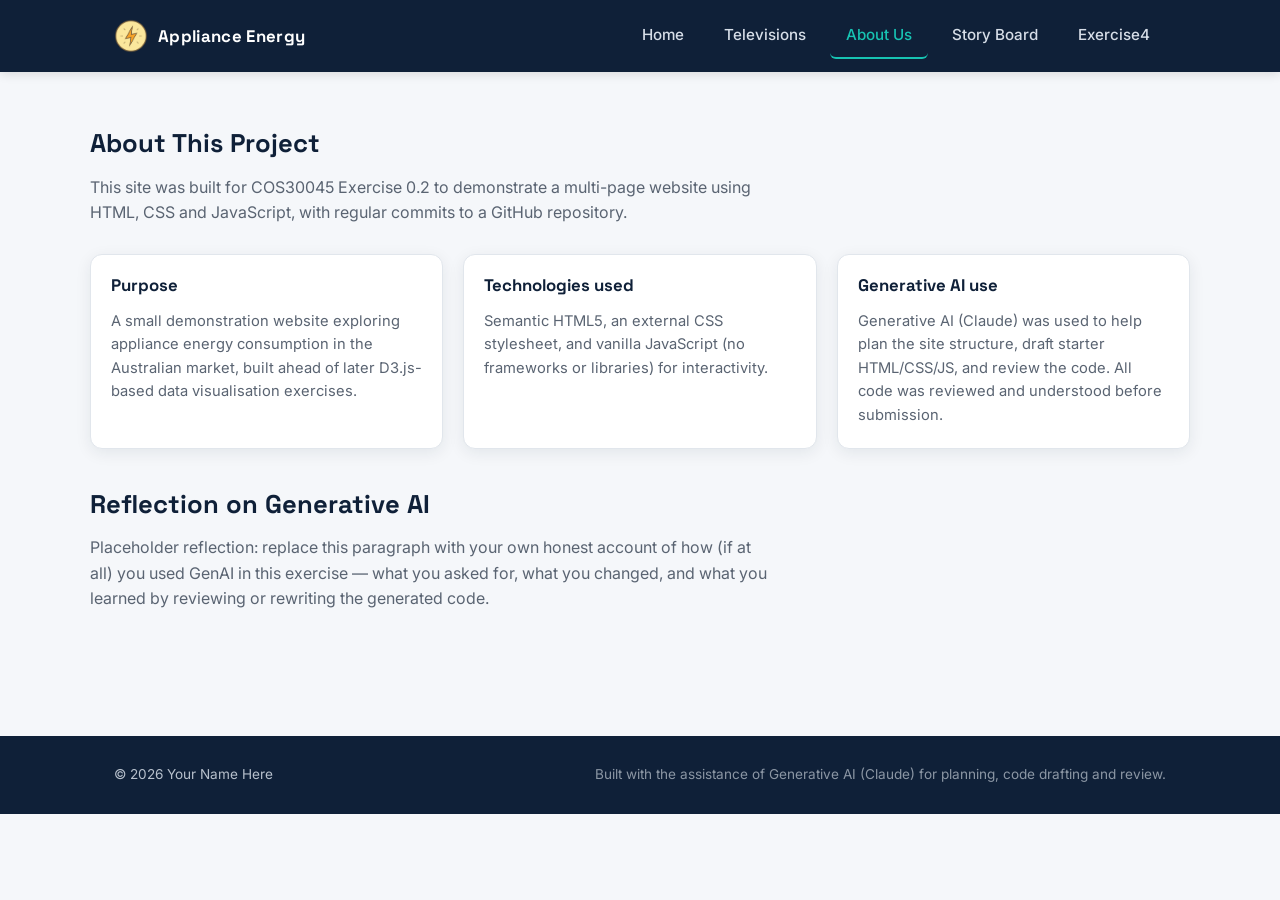
<file: Exercise 5/about.html>
<!DOCTYPE html>
<html lang="en-AU">
<head>
  <meta charset="UTF-8" />
  <meta name="viewport" content="width=device-width, initial-scale=1.0" />
  <title>About Us | Appliance Energy Consumption Website</title>
  <link rel="preconnect" href="https://fonts.googleapis.com" />
  <link href="https://fonts.googleapis.com/css2?family=Space+Grotesk:wght@500;700&family=Inter:wght@400;500;600&display=swap" rel="stylesheet" />
  <link rel="stylesheet" href="assets/css/style.css" />
</head>
<body>
  <a class="skip-link" href="#main-content">Skip to content</a>

  <nav class="site-nav">
    <div class="container">
      <a href="index.html" class="brand" aria-label="Appliance Energy Consumption Website - Home">
        <img class="brand-icon" src="assets/img/PowerIcon.png" alt="Appliance Energy logo" />
        <span>Appliance Energy</span>
      </a>
      <ul class="nav-links">
        <li><a href="index.html">Home</a></li>
        <li><a href="televisions.html">Televisions</a></li>
        <li><a href="about.html" aria-current="page">About Us</a></li>
        <li><a href="storyboard.html">Story Board</a></li>
        <li><a href="Exercise4.1.html" >Exercise4</a></li>
      </ul>
    </div>
  </nav>

  <main id="main-content">
    <section class="section container">
      <h2>About This Project</h2>
      <p class="lead">
        This site was built for COS30045 Exercise 0.2 to demonstrate a
        multi-page website using HTML, CSS and JavaScript, with regular
        commits to a GitHub repository.
      </p>

      <div class="card-grid">
        <div class="card">
          <h3>Purpose</h3>
          <p>A small demonstration website exploring appliance energy consumption in the Australian market, built ahead of later D3.js-based data visualisation exercises.</p>
        </div>
        <div class="card">
          <h3>Technologies used</h3>
          <p>Semantic HTML5, an external CSS stylesheet, and vanilla JavaScript (no frameworks or libraries) for interactivity.</p>
        </div>
        <div class="card">
          <h3>Generative AI use</h3>
          <p>Generative AI (Claude) was used to help plan the site structure, draft starter HTML/CSS/JS, and review the code. All code was reviewed and understood before submission.</p>
        </div>
      </div>

      <h2 style="margin-top: 40px;">Reflection on Generative AI</h2>
      <p class="lead">
        Placeholder reflection: replace this paragraph with your own honest
        account of how (if at all) you used GenAI in this exercise — what you
        asked for, what you changed, and what you learned by reviewing or
        rewriting the generated code.
      </p>
    </section>
  </main>

  <footer class="site-footer">
    <div class="container">
      <span>&copy; <span id="year"></span> Your Name Here</span>
      <span class="genai-note">Built with the assistance of Generative AI (Claude) for planning, code drafting and review.</span>
    </div>
  </footer>

  <script src="assets/js/script.js"></script>
  <script>
    document.getElementById('year').textContent = new Date().getFullYear();
  </script>
</body>
</html>
</file>
<file: Exercise 0.2/assets/css/style.css>
/* ==========================================================================
   Appliance Energy Consumption Website
   Design tokens derived from the power/plug logo:
   navy base, electric cyan for "current", amber for "energy/warmth".
   ========================================================================== */

:root {
  --color-navy: #0F2038;
  --color-navy-light: #1B3358;
  --color-cyan: #17C3B2;
  --color-amber: #FFB627;
  --color-bg: #F5F7FA;
  --color-surface: #FFFFFF;
  --color-text: #1F2933;
  --color-text-muted: #5A6472;
  --color-border: #E1E6EC;

  --font-display: 'Space Grotesk', 'Segoe UI', sans-serif;
  --font-body: 'Inter', 'Segoe UI', sans-serif;

  --radius-sm: 6px;
  --radius-md: 12px;
  --shadow-card: 0 4px 16px rgba(15, 32, 56, 0.08);

  --nav-height: 72px;
}

/* ---------- Reset ---------- */
* {
  box-sizing: border-box;
}

body {
  margin: 0;
  font-family: var(--font-body);
  color: var(--color-text);
  background-color: var(--color-bg);
  line-height: 1.6;
}

h1, h2, h3 {
  font-family: var(--font-display);
  color: var(--color-navy);
  line-height: 1.2;
  margin-top: 0;
}

a {
  color: var(--color-navy);
  text-decoration: none;
}

img {
  max-width: 100%;
  display: block;
}

.container {
  max-width: 1100px;
  margin: 0 auto;
  padding: 0 24px;
}

/* ---------- Skip link (accessibility) ---------- */
.skip-link {
  position: absolute;
  left: -999px;
  top: auto;
  background: var(--color-navy);
  color: #fff;
  padding: 10px 16px;
  z-index: 200;
  border-radius: var(--radius-sm);
}

.skip-link:focus {
  left: 16px;
  top: 16px;
}

/* ---------- Navigation ---------- */
.site-nav {
  height: var(--nav-height);
  background-color: var(--color-navy);
  position: sticky;
  top: 0;
  z-index: 100;
  box-shadow: 0 2px 10px rgba(0, 0, 0, 0.12);
}

.site-nav .container {
  height: 100%;
  display: flex;
  align-items: center;
  justify-content: space-between;
}

.brand {
  display: flex;
  align-items: center;
  gap: 10px;
  color: #fff;
  font-family: var(--font-display);
  font-weight: 700;
  font-size: 1.05rem;
  letter-spacing: 0.02em;
}

.brand:hover {
  color: var(--color-cyan);
}

.brand-icon {
  width: 34px;
  height: 34px;
  flex-shrink: 0;
}

.brand-icon .bolt {
  fill: var(--color-amber);
}

.brand-icon .ring {
  fill: none;
  stroke: var(--color-cyan);
  stroke-width: 4;
}

.nav-links {
  list-style: none;
  display: flex;
  gap: 8px;
  margin: 0;
  padding: 0;
}

.nav-links a {
  display: inline-block;
  color: #D7DEE8;
  padding: 10px 16px;
  border-radius: var(--radius-sm);
  font-weight: 500;
  font-size: 0.95rem;
  transition: background-color 0.18s ease, color 0.18s ease;
  border-bottom: 2px solid transparent;
}

.nav-links a:hover {
  background-color: var(--color-navy-light);
  color: #fff;
}

.nav-links a[aria-current="page"] {
  color: var(--color-cyan);
  border-bottom: 2px solid var(--color-cyan);
}

/* ---------- Hero ---------- */
.hero {
  background: linear-gradient(135deg, var(--color-navy) 0%, var(--color-navy-light) 100%);
  color: #fff;
  padding: 72px 0;
}

.hero h1 {
  color: #fff;
  font-size: clamp(2rem, 4vw, 2.75rem);
  max-width: 720px;
}

.hero p {
  color: #C6CEDA;
  max-width: 560px;
  font-size: 1.05rem;
}

.hero-stats {
  display: flex;
  flex-wrap: wrap;
  gap: 24px;
  margin-top: 40px;
}

.stat {
  background-color: rgba(255, 255, 255, 0.06);
  border: 1px solid rgba(255, 255, 255, 0.12);
  border-radius: var(--radius-md);
  padding: 18px 22px;
  min-width: 160px;
}

.stat .value {
  font-family: var(--font-display);
  font-size: 1.9rem;
  color: var(--color-amber);
  font-weight: 700;
}

.stat .label {
  color: #C6CEDA;
  font-size: 0.85rem;
}

/* ---------- Generic sections ---------- */
.section {
  padding: 56px 0;
}

.section h2 {
  font-size: 1.6rem;
  margin-bottom: 12px;
}

.section .lead {
  color: var(--color-text-muted);
  max-width: 680px;
  margin-bottom: 28px;
}

.card-grid {
  display: grid;
  grid-template-columns: repeat(auto-fit, minmax(220px, 1fr));
  gap: 20px;
}

.card {
  background-color: var(--color-surface);
  border: 1px solid var(--color-border);
  border-radius: var(--radius-md);
  padding: 20px;
  box-shadow: var(--shadow-card);
}

.card h3 {
  font-size: 1.05rem;
  margin-bottom: 6px;
}

.card p {
  color: var(--color-text-muted);
  font-size: 0.92rem;
  margin-bottom: 0;
}

/* ---------- FAQ Accordion ---------- */
.faq {
  max-width: 720px;
}

.faq-item {
  border: 1px solid var(--color-border);
  border-radius: var(--radius-md);
  background-color: var(--color-surface);
  margin-bottom: 12px;
  overflow: hidden;
}

.faq-question {
  width: 100%;
  text-align: left;
  background: none;
  border: none;
  cursor: pointer;
  padding: 16px 20px;
  font-family: var(--font-body);
  font-size: 1rem;
  font-weight: 600;
  color: var(--color-navy);
  display: flex;
  align-items: center;
  justify-content: space-between;
  gap: 12px;
}

.faq-question:hover {
  background-color: #F0F3F7;
}

.faq-question .icon {
  flex-shrink: 0;
  width: 20px;
  height: 20px;
  transition: transform 0.2s ease;
  color: var(--color-cyan);
}

.faq-item.open .faq-question .icon {
  transform: rotate(45deg);
}

.faq-answer {
  max-height: 0;
  overflow: hidden;
  transition: max-height 0.25s ease;
}

.faq-answer p {
  padding: 0 20px 18px;
  margin: 0;
  color: var(--color-text-muted);
}

/* ---------- Calculator (JS extension) ---------- */
.calculator {
  background-color: var(--color-surface);
  border: 1px solid var(--color-border);
  border-radius: var(--radius-md);
  box-shadow: var(--shadow-card);
  padding: 28px;
  display: grid;
  grid-template-columns: 1fr 1fr;
  gap: 28px;
}

@media (max-width: 720px) {
  .calculator {
    grid-template-columns: 1fr;
  }
}

.calc-form .field {
  margin-bottom: 16px;
}

.calc-form label {
  display: block;
  font-weight: 600;
  font-size: 0.88rem;
  margin-bottom: 6px;
  color: var(--color-navy);
}

.calc-form input,
.calc-form select {
  width: 100%;
  padding: 10px 12px;
  border: 1px solid var(--color-border);
  border-radius: var(--radius-sm);
  font-family: var(--font-body);
  font-size: 0.95rem;
  background-color: #FBFCFD;
}

.calc-form input:focus,
.calc-form select:focus {
  outline: 2px solid var(--color-cyan);
  outline-offset: 1px;
}

.field-error {
  color: #C0392B;
  font-size: 0.8rem;
  margin-top: 4px;
  min-height: 1em;
}

.calc-btn {
  background-color: var(--color-navy);
  color: #fff;
  border: none;
  padding: 12px 22px;
  border-radius: var(--radius-sm);
  font-family: var(--font-body);
  font-weight: 600;
  cursor: pointer;
  transition: background-color 0.18s ease;
}

.calc-btn:hover {
  background-color: var(--color-navy-light);
}

.calc-results h3 {
  font-size: 1rem;
  margin-bottom: 14px;
}

.result-row {
  display: flex;
  justify-content: space-between;
  padding: 10px 0;
  border-bottom: 1px dashed var(--color-border);
}

.result-row:last-child {
  border-bottom: none;
}

.result-row .result-label {
  color: var(--color-text-muted);
  font-size: 0.9rem;
}

.result-row .result-value {
  font-family: var(--font-display);
  font-weight: 700;
  color: var(--color-navy);
}

.calc-empty-state {
  color: var(--color-text-muted);
  font-size: 0.9rem;
}

/* ---------- Footer ---------- */
.site-footer {
  background-color: var(--color-navy);
  color: #B7C0CC;
  padding: 28px 0;
  margin-top: 40px;
  font-size: 0.85rem;
}

.site-footer .container {
  display: flex;
  flex-wrap: wrap;
  justify-content: space-between;
  gap: 8px;
}

.site-footer .genai-note {
  color: #8B96A4;
}

/* ---------- Responsive ---------- */
@media (max-width: 640px) {
  .site-nav .container {
    flex-direction: column;
    height: auto;
    padding-top: 14px;
    padding-bottom: 10px;
    gap: 10px;
  }
  .site-nav {
    height: auto;
  }
  .nav-links {
    flex-wrap: wrap;
    justify-content: center;
  }
}

/* Respect reduced motion preference */
@media (prefers-reduced-motion: reduce) {
  * {
    transition: none !important;
  }
}
</file>
<file: Exercise 3/assets/css/style.css>
/* ==========================================================================
   Appliance Energy Consumption Website
   Design tokens derived from the power/plug logo:
   navy base, electric cyan for "current", amber for "energy/warmth".
   ========================================================================== */

:root {
  --color-navy: #0F2038;
  --color-navy-light: #1B3358;
  --color-cyan: #17C3B2;
  --color-amber: #FFB627;
  --color-bg: #F5F7FA;
  --color-surface: #FFFFFF;
  --color-text: #1F2933;
  --color-text-muted: #5A6472;
  --color-border: #E1E6EC;

  --font-display: 'Space Grotesk', 'Segoe UI', sans-serif;
  --font-body: 'Inter', 'Segoe UI', sans-serif;

  --radius-sm: 6px;
  --radius-md: 12px;
  --shadow-card: 0 4px 16px rgba(15, 32, 56, 0.08);

  --nav-height: 72px;
}

/* ---------- Reset ---------- */
* {
  box-sizing: border-box;
}

body {
  margin: 0;
  font-family: var(--font-body);
  color: var(--color-text);
  background-color: var(--color-bg);
  line-height: 1.6;
}

h1, h2, h3 {
  font-family: var(--font-display);
  color: var(--color-navy);
  line-height: 1.2;
  margin-top: 0;
}

a {
  color: var(--color-navy);
  text-decoration: none;
}

img {
  max-width: 100%;
  display: block;
}

.container {
  max-width: 1100px;
  margin: 0 auto;
  padding: 0 24px;
}

/* ---------- Skip link (accessibility) ---------- */
.skip-link {
  position: absolute;
  left: -999px;
  top: auto;
  background: var(--color-navy);
  color: #fff;
  padding: 10px 16px;
  z-index: 200;
  border-radius: var(--radius-sm);
}

.skip-link:focus {
  left: 16px;
  top: 16px;
}

/* ---------- Navigation ---------- */
.site-nav {
  height: var(--nav-height);
  background-color: var(--color-navy);
  position: sticky;
  top: 0;
  z-index: 100;
  box-shadow: 0 2px 10px rgba(0, 0, 0, 0.12);
}

.site-nav .container {
  height: 100%;
  display: flex;
  align-items: center;
  justify-content: space-between;
}

.brand {
  display: flex;
  align-items: center;
  gap: 10px;
  color: #fff;
  font-family: var(--font-display);
  font-weight: 700;
  font-size: 1.05rem;
  letter-spacing: 0.02em;
}

.brand:hover {
  color: var(--color-cyan);
}

.brand-icon {
  width: 34px;
  height: 34px;
  flex-shrink: 0;
}

.brand-icon .bolt {
  fill: var(--color-amber);
}

.brand-icon .ring {
  fill: none;
  stroke: var(--color-cyan);
  stroke-width: 4;
}

.nav-links {
  list-style: none;
  display: flex;
  gap: 8px;
  margin: 0;
  padding: 0;
}

.nav-links a {
  display: inline-block;
  color: #D7DEE8;
  padding: 10px 16px;
  border-radius: var(--radius-sm);
  font-weight: 500;
  font-size: 0.95rem;
  transition: background-color 0.18s ease, color 0.18s ease;
  border-bottom: 2px solid transparent;
}

.nav-links a:hover {
  background-color: var(--color-navy-light);
  color: #fff;
}

.nav-links a[aria-current="page"] {
  color: var(--color-cyan);
  border-bottom: 2px solid var(--color-cyan);
}

/* ---------- Hero ---------- */
.hero {
  background: linear-gradient(135deg, var(--color-navy) 0%, var(--color-navy-light) 100%);
  color: #fff;
  padding: 72px 0;
}

.hero h1 {
  color: #fff;
  font-size: clamp(2rem, 4vw, 2.75rem);
  max-width: 720px;
}

.hero p {
  color: #C6CEDA;
  max-width: 560px;
  font-size: 1.05rem;
}

.hero-stats {
  display: flex;
  flex-wrap: wrap;
  gap: 24px;
  margin-top: 40px;
}

.stat {
  background-color: rgba(255, 255, 255, 0.06);
  border: 1px solid rgba(255, 255, 255, 0.12);
  border-radius: var(--radius-md);
  padding: 18px 22px;
  min-width: 160px;
}

.stat .value {
  font-family: var(--font-display);
  font-size: 1.9rem;
  color: var(--color-amber);
  font-weight: 700;
}

.stat .label {
  color: #C6CEDA;
  font-size: 0.85rem;
}

/* ---------- Generic sections ---------- */
.section {
  padding: 56px 0;
}

.section h2 {
  font-size: 1.6rem;
  margin-bottom: 12px;
}

.section .lead {
  color: var(--color-text-muted);
  max-width: 680px;
  margin-bottom: 28px;
}

.card-grid {
  display: grid;
  grid-template-columns: repeat(auto-fit, minmax(220px, 1fr));
  gap: 20px;
}

.card {
  background-color: var(--color-surface);
  border: 1px solid var(--color-border);
  border-radius: var(--radius-md);
  padding: 20px;
  box-shadow: var(--shadow-card);
}

.card h3 {
  font-size: 1.05rem;
  margin-bottom: 6px;
}

.card p {
  color: var(--color-text-muted);
  font-size: 0.92rem;
  margin-bottom: 0;
}

/* ---------- FAQ Accordion ---------- */
.faq {
  max-width: 720px;
}

.faq-item {
  border: 1px solid var(--color-border);
  border-radius: var(--radius-md);
  background-color: var(--color-surface);
  margin-bottom: 12px;
  overflow: hidden;
}

.faq-question {
  width: 100%;
  text-align: left;
  background: none;
  border: none;
  cursor: pointer;
  padding: 16px 20px;
  font-family: var(--font-body);
  font-size: 1rem;
  font-weight: 600;
  color: var(--color-navy);
  display: flex;
  align-items: center;
  justify-content: space-between;
  gap: 12px;
}

.faq-question:hover {
  background-color: #F0F3F7;
}

.faq-question .icon {
  flex-shrink: 0;
  width: 20px;
  height: 20px;
  transition: transform 0.2s ease;
  color: var(--color-cyan);
}

.faq-item.open .faq-question .icon {
  transform: rotate(45deg);
}

.faq-answer {
  max-height: 0;
  overflow: hidden;
  transition: max-height 0.25s ease;
}

.faq-answer p {
  padding: 0 20px 18px;
  margin: 0;
  color: var(--color-text-muted);
}

/* ---------- Calculator (JS extension) ---------- */
.calculator {
  background-color: var(--color-surface);
  border: 1px solid var(--color-border);
  border-radius: var(--radius-md);
  box-shadow: var(--shadow-card);
  padding: 28px;
  display: grid;
  grid-template-columns: 1fr 1fr;
  gap: 28px;
}

@media (max-width: 720px) {
  .calculator {
    grid-template-columns: 1fr;
  }
}

.calc-form .field {
  margin-bottom: 16px;
}

.calc-form label {
  display: block;
  font-weight: 600;
  font-size: 0.88rem;
  margin-bottom: 6px;
  color: var(--color-navy);
}

.calc-form input,
.calc-form select {
  width: 100%;
  padding: 10px 12px;
  border: 1px solid var(--color-border);
  border-radius: var(--radius-sm);
  font-family: var(--font-body);
  font-size: 0.95rem;
  background-color: #FBFCFD;
}

.calc-form input:focus,
.calc-form select:focus {
  outline: 2px solid var(--color-cyan);
  outline-offset: 1px;
}

.field-error {
  color: #C0392B;
  font-size: 0.8rem;
  margin-top: 4px;
  min-height: 1em;
}

.calc-btn {
  background-color: var(--color-navy);
  color: #fff;
  border: none;
  padding: 12px 22px;
  border-radius: var(--radius-sm);
  font-family: var(--font-body);
  font-weight: 600;
  cursor: pointer;
  transition: background-color 0.18s ease;
}

.calc-btn:hover {
  background-color: var(--color-navy-light);
}

.calc-results h3 {
  font-size: 1rem;
  margin-bottom: 14px;
}

.result-row {
  display: flex;
  justify-content: space-between;
  padding: 10px 0;
  border-bottom: 1px dashed var(--color-border);
}

.result-row:last-child {
  border-bottom: none;
}

.result-row .result-label {
  color: var(--color-text-muted);
  font-size: 0.9rem;
}

.result-row .result-value {
  font-family: var(--font-display);
  font-weight: 700;
  color: var(--color-navy);
}

.calc-empty-state {
  color: var(--color-text-muted);
  font-size: 0.9rem;
}

/* ---------- Footer ---------- */
.site-footer {
  background-color: var(--color-navy);
  color: #B7C0CC;
  padding: 28px 0;
  margin-top: 40px;
  font-size: 0.85rem;
}

.site-footer .container {
  display: flex;
  flex-wrap: wrap;
  justify-content: space-between;
  gap: 8px;
}

.site-footer .genai-note {
  color: #8B96A4;
}

/* ---------- Responsive ---------- */
@media (max-width: 640px) {
  .site-nav .container {
    flex-direction: column;
    height: auto;
    padding-top: 14px;
    padding-bottom: 10px;
    gap: 10px;
  }
  .site-nav {
    height: auto;
  }
  .nav-links {
    flex-wrap: wrap;
    justify-content: center;
  }
}

/* Respect reduced motion preference */
@media (prefers-reduced-motion: reduce) {
  * {
    transition: none !important;
  }
}
</file>
<file: Exercise 5/assets/css/style.css>
/* ==========================================================================
   Appliance Energy Consumption Website
   Design tokens derived from the power/plug logo:
   navy base, electric cyan for "current", amber for "energy/warmth".
   ========================================================================== */

:root {
  --color-navy: #0F2038;
  --color-navy-light: #1B3358;
  --color-cyan: #17C3B2;
  --color-amber: #FFB627;
  --color-bg: #F5F7FA;
  --color-surface: #FFFFFF;
  --color-text: #1F2933;
  --color-text-muted: #5A6472;
  --color-border: #E1E6EC;

  --font-display: 'Space Grotesk', 'Segoe UI', sans-serif;
  --font-body: 'Inter', 'Segoe UI', sans-serif;

  --radius-sm: 6px;
  --radius-md: 12px;
  --shadow-card: 0 4px 16px rgba(15, 32, 56, 0.08);

  --nav-height: 72px;
}

/* ---------- Reset ---------- */
* {
  box-sizing: border-box;
}

body {
  margin: 0;
  font-family: var(--font-body);
  color: var(--color-text);
  background-color: var(--color-bg);
  line-height: 1.6;
}

h1, h2, h3 {
  font-family: var(--font-display);
  color: var(--color-navy);
  line-height: 1.2;
  margin-top: 0;
}

a {
  color: var(--color-navy);
  text-decoration: none;
}

img {
  max-width: 100%;
  display: block;
}

.container {
  max-width: 1100px;
  margin: 0 auto;
  padding: 0 24px;
}

/* ---------- Skip link (accessibility) ---------- */
.skip-link {
  position: absolute;
  left: -999px;
  top: auto;
  background: var(--color-navy);
  color: #fff;
  padding: 10px 16px;
  z-index: 200;
  border-radius: var(--radius-sm);
}

.skip-link:focus {
  left: 16px;
  top: 16px;
}

/* ---------- Navigation ---------- */
.site-nav {
  height: var(--nav-height);
  background-color: var(--color-navy);
  position: sticky;
  top: 0;
  z-index: 100;
  box-shadow: 0 2px 10px rgba(0, 0, 0, 0.12);
}

.site-nav .container {
  height: 100%;
  display: flex;
  align-items: center;
  justify-content: space-between;
}

.brand {
  display: flex;
  align-items: center;
  gap: 10px;
  color: #fff;
  font-family: var(--font-display);
  font-weight: 700;
  font-size: 1.05rem;
  letter-spacing: 0.02em;
}

.brand:hover {
  color: var(--color-cyan);
}

.brand-icon {
  width: 34px;
  height: 34px;
  flex-shrink: 0;
}

.brand-icon .bolt {
  fill: var(--color-amber);
}

.brand-icon .ring {
  fill: none;
  stroke: var(--color-cyan);
  stroke-width: 4;
}

.nav-links {
  list-style: none;
  display: flex;
  gap: 8px;
  margin: 0;
  padding: 0;
}

.nav-links a {
  display: inline-block;
  color: #D7DEE8;
  padding: 10px 16px;
  border-radius: var(--radius-sm);
  font-weight: 500;
  font-size: 0.95rem;
  transition: background-color 0.18s ease, color 0.18s ease;
  border-bottom: 2px solid transparent;
}

.nav-links a:hover {
  background-color: var(--color-navy-light);
  color: #fff;
}

.nav-links a[aria-current="page"] {
  color: var(--color-cyan);
  border-bottom: 2px solid var(--color-cyan);
}

/* ---------- Hero ---------- */
.hero {
  background: linear-gradient(135deg, var(--color-navy) 0%, var(--color-navy-light) 100%);
  color: #fff;
  padding: 72px 0;
}

.hero h1 {
  color: #fff;
  font-size: clamp(2rem, 4vw, 2.75rem);
  max-width: 720px;
}

.hero p {
  color: #C6CEDA;
  max-width: 560px;
  font-size: 1.05rem;
}

.hero-stats {
  display: flex;
  flex-wrap: wrap;
  gap: 24px;
  margin-top: 40px;
}

.stat {
  background-color: rgba(255, 255, 255, 0.06);
  border: 1px solid rgba(255, 255, 255, 0.12);
  border-radius: var(--radius-md);
  padding: 18px 22px;
  min-width: 160px;
}

.stat .value {
  font-family: var(--font-display);
  font-size: 1.9rem;
  color: var(--color-amber);
  font-weight: 700;
}

.stat .label {
  color: #C6CEDA;
  font-size: 0.85rem;
}

/* ---------- Generic sections ---------- */
.section {
  padding: 56px 0;
}

.section h2 {
  font-size: 1.6rem;
  margin-bottom: 12px;
}

.section .lead {
  color: var(--color-text-muted);
  max-width: 680px;
  margin-bottom: 28px;
}

.card-grid {
  display: grid;
  grid-template-columns: repeat(auto-fit, minmax(220px, 1fr));
  gap: 20px;
}

.card {
  background-color: var(--color-surface);
  border: 1px solid var(--color-border);
  border-radius: var(--radius-md);
  padding: 20px;
  box-shadow: var(--shadow-card);
}

.card h3 {
  font-size: 1.05rem;
  margin-bottom: 6px;
}

.card p {
  color: var(--color-text-muted);
  font-size: 0.92rem;
  margin-bottom: 0;
}

/* ---------- FAQ Accordion ---------- */
.faq {
  max-width: 720px;
}

.faq-item {
  border: 1px solid var(--color-border);
  border-radius: var(--radius-md);
  background-color: var(--color-surface);
  margin-bottom: 12px;
  overflow: hidden;
}

.faq-question {
  width: 100%;
  text-align: left;
  background: none;
  border: none;
  cursor: pointer;
  padding: 16px 20px;
  font-family: var(--font-body);
  font-size: 1rem;
  font-weight: 600;
  color: var(--color-navy);
  display: flex;
  align-items: center;
  justify-content: space-between;
  gap: 12px;
}

.faq-question:hover {
  background-color: #F0F3F7;
}

.faq-question .icon {
  flex-shrink: 0;
  width: 20px;
  height: 20px;
  transition: transform 0.2s ease;
  color: var(--color-cyan);
}

.faq-item.open .faq-question .icon {
  transform: rotate(45deg);
}

.faq-answer {
  max-height: 0;
  overflow: hidden;
  transition: max-height 0.25s ease;
}

.faq-answer p {
  padding: 0 20px 18px;
  margin: 0;
  color: var(--color-text-muted);
}

/* ---------- Calculator (JS extension) ---------- */
.calculator {
  background-color: var(--color-surface);
  border: 1px solid var(--color-border);
  border-radius: var(--radius-md);
  box-shadow: var(--shadow-card);
  padding: 28px;
  display: grid;
  grid-template-columns: 1fr 1fr;
  gap: 28px;
}

@media (max-width: 720px) {
  .calculator {
    grid-template-columns: 1fr;
  }
}

.calc-form .field {
  margin-bottom: 16px;
}

.calc-form label {
  display: block;
  font-weight: 600;
  font-size: 0.88rem;
  margin-bottom: 6px;
  color: var(--color-navy);
}

.calc-form input,
.calc-form select {
  width: 100%;
  padding: 10px 12px;
  border: 1px solid var(--color-border);
  border-radius: var(--radius-sm);
  font-family: var(--font-body);
  font-size: 0.95rem;
  background-color: #FBFCFD;
}

.calc-form input:focus,
.calc-form select:focus {
  outline: 2px solid var(--color-cyan);
  outline-offset: 1px;
}

.field-error {
  color: #C0392B;
  font-size: 0.8rem;
  margin-top: 4px;
  min-height: 1em;
}

.calc-btn {
  background-color: var(--color-navy);
  color: #fff;
  border: none;
  padding: 12px 22px;
  border-radius: var(--radius-sm);
  font-family: var(--font-body);
  font-weight: 600;
  cursor: pointer;
  transition: background-color 0.18s ease;
}

.calc-btn:hover {
  background-color: var(--color-navy-light);
}

.calc-results h3 {
  font-size: 1rem;
  margin-bottom: 14px;
}

.result-row {
  display: flex;
  justify-content: space-between;
  padding: 10px 0;
  border-bottom: 1px dashed var(--color-border);
}

.result-row:last-child {
  border-bottom: none;
}

.result-row .result-label {
  color: var(--color-text-muted);
  font-size: 0.9rem;
}

.result-row .result-value {
  font-family: var(--font-display);
  font-weight: 700;
  color: var(--color-navy);
}

.calc-empty-state {
  color: var(--color-text-muted);
  font-size: 0.9rem;
}

/* ---------- Footer ---------- */
.site-footer {
  background-color: var(--color-navy);
  color: #B7C0CC;
  padding: 28px 0;
  margin-top: 40px;
  font-size: 0.85rem;
}

.site-footer .container {
  display: flex;
  flex-wrap: wrap;
  justify-content: space-between;
  gap: 8px;
}

.site-footer .genai-note {
  color: #8B96A4;
}

/* ---------- Responsive ---------- */
@media (max-width: 640px) {
  .site-nav .container {
    flex-direction: column;
    height: auto;
    padding-top: 14px;
    padding-bottom: 10px;
    gap: 10px;
  }
  .site-nav {
    height: auto;
  }
  .nav-links {
    flex-wrap: wrap;
    justify-content: center;
  }
}

/* Respect reduced motion preference */
@media (prefers-reduced-motion: reduce) {
  * {
    transition: none !important;
  }
}

/* ---------- Svg Exercise 4.1 ---------- */
.house-gallery {
  display: flex;
  gap: 60px;
  flex-wrap: wrap;
  justify-content: center;
  margin-bottom: 50px;
}

/* ---------- table Exercise 4.1 ---------- */
.comparison-table {
  width: 100%;
  max-width: 800px;
  margin: 30px auto;
  border-collapse: collapse;
  font-family: inherit;
}

.comparison-table th,
.comparison-table td {
  border: 1px solid #ccc;
  padding: 10px 14px;
  text-align: left;
}

.comparison-table th {
  background-color: #f0f0f0;
  font-weight: 600;
}

.comparison-table tr:nth-child(even) {
  background-color: #fafafa;
}

/* ---------- SVG Exercise 4.1 ---------- */
.responsive-svg-container {
    margin-right: auto;
    margin-left: auto;
    width: 100%;
    max-width: 1200px;
}
</file>
<file: Exercise 4/Exercise 4.3/assets/css/style.css>
/* ==========================================================================
   Appliance Energy Consumption Website
   Design tokens derived from the power/plug logo:
   navy base, electric cyan for "current", amber for "energy/warmth".
   ========================================================================== */

:root {
  --color-navy: #0F2038;
  --color-navy-light: #1B3358;
  --color-cyan: #17C3B2;
  --color-amber: #FFB627;
  --color-bg: #F5F7FA;
  --color-surface: #FFFFFF;
  --color-text: #1F2933;
  --color-text-muted: #5A6472;
  --color-border: #E1E6EC;

  --font-display: 'Space Grotesk', 'Segoe UI', sans-serif;
  --font-body: 'Inter', 'Segoe UI', sans-serif;

  --radius-sm: 6px;
  --radius-md: 12px;
  --shadow-card: 0 4px 16px rgba(15, 32, 56, 0.08);

  --nav-height: 72px;
}

/* ---------- Reset ---------- */
* {
  box-sizing: border-box;
}

body {
  margin: 0;
  font-family: var(--font-body);
  color: var(--color-text);
  background-color: var(--color-bg);
  line-height: 1.6;
}

h1, h2, h3 {
  font-family: var(--font-display);
  color: var(--color-navy);
  line-height: 1.2;
  margin-top: 0;
}

a {
  color: var(--color-navy);
  text-decoration: none;
}

img {
  max-width: 100%;
  display: block;
}

.container {
  max-width: 1100px;
  margin: 0 auto;
  padding: 0 24px;
}

/* ---------- Skip link (accessibility) ---------- */
.skip-link {
  position: absolute;
  left: -999px;
  top: auto;
  background: var(--color-navy);
  color: #fff;
  padding: 10px 16px;
  z-index: 200;
  border-radius: var(--radius-sm);
}

.skip-link:focus {
  left: 16px;
  top: 16px;
}

/* ---------- Navigation ---------- */
.site-nav {
  height: var(--nav-height);
  background-color: var(--color-navy);
  position: sticky;
  top: 0;
  z-index: 100;
  box-shadow: 0 2px 10px rgba(0, 0, 0, 0.12);
}

.site-nav .container {
  height: 100%;
  display: flex;
  align-items: center;
  justify-content: space-between;
}

.brand {
  display: flex;
  align-items: center;
  gap: 10px;
  color: #fff;
  font-family: var(--font-display);
  font-weight: 700;
  font-size: 1.05rem;
  letter-spacing: 0.02em;
}

.brand:hover {
  color: var(--color-cyan);
}

.brand-icon {
  width: 34px;
  height: 34px;
  flex-shrink: 0;
}

.brand-icon .bolt {
  fill: var(--color-amber);
}

.brand-icon .ring {
  fill: none;
  stroke: var(--color-cyan);
  stroke-width: 4;
}

.nav-links {
  list-style: none;
  display: flex;
  gap: 8px;
  margin: 0;
  padding: 0;
}

.nav-links a {
  display: inline-block;
  color: #D7DEE8;
  padding: 10px 16px;
  border-radius: var(--radius-sm);
  font-weight: 500;
  font-size: 0.95rem;
  transition: background-color 0.18s ease, color 0.18s ease;
  border-bottom: 2px solid transparent;
}

.nav-links a:hover {
  background-color: var(--color-navy-light);
  color: #fff;
}

.nav-links a[aria-current="page"] {
  color: var(--color-cyan);
  border-bottom: 2px solid var(--color-cyan);
}

/* ---------- Hero ---------- */
.hero {
  background: linear-gradient(135deg, var(--color-navy) 0%, var(--color-navy-light) 100%);
  color: #fff;
  padding: 72px 0;
}

.hero h1 {
  color: #fff;
  font-size: clamp(2rem, 4vw, 2.75rem);
  max-width: 720px;
}

.hero p {
  color: #C6CEDA;
  max-width: 560px;
  font-size: 1.05rem;
}

.hero-stats {
  display: flex;
  flex-wrap: wrap;
  gap: 24px;
  margin-top: 40px;
}

.stat {
  background-color: rgba(255, 255, 255, 0.06);
  border: 1px solid rgba(255, 255, 255, 0.12);
  border-radius: var(--radius-md);
  padding: 18px 22px;
  min-width: 160px;
}

.stat .value {
  font-family: var(--font-display);
  font-size: 1.9rem;
  color: var(--color-amber);
  font-weight: 700;
}

.stat .label {
  color: #C6CEDA;
  font-size: 0.85rem;
}

/* ---------- Generic sections ---------- */
.section {
  padding: 56px 0;
}

.section h2 {
  font-size: 1.6rem;
  margin-bottom: 12px;
}

.section .lead {
  color: var(--color-text-muted);
  max-width: 680px;
  margin-bottom: 28px;
}

.card-grid {
  display: grid;
  grid-template-columns: repeat(auto-fit, minmax(220px, 1fr));
  gap: 20px;
}

.card {
  background-color: var(--color-surface);
  border: 1px solid var(--color-border);
  border-radius: var(--radius-md);
  padding: 20px;
  box-shadow: var(--shadow-card);
}

.card h3 {
  font-size: 1.05rem;
  margin-bottom: 6px;
}

.card p {
  color: var(--color-text-muted);
  font-size: 0.92rem;
  margin-bottom: 0;
}

/* ---------- FAQ Accordion ---------- */
.faq {
  max-width: 720px;
}

.faq-item {
  border: 1px solid var(--color-border);
  border-radius: var(--radius-md);
  background-color: var(--color-surface);
  margin-bottom: 12px;
  overflow: hidden;
}

.faq-question {
  width: 100%;
  text-align: left;
  background: none;
  border: none;
  cursor: pointer;
  padding: 16px 20px;
  font-family: var(--font-body);
  font-size: 1rem;
  font-weight: 600;
  color: var(--color-navy);
  display: flex;
  align-items: center;
  justify-content: space-between;
  gap: 12px;
}

.faq-question:hover {
  background-color: #F0F3F7;
}

.faq-question .icon {
  flex-shrink: 0;
  width: 20px;
  height: 20px;
  transition: transform 0.2s ease;
  color: var(--color-cyan);
}

.faq-item.open .faq-question .icon {
  transform: rotate(45deg);
}

.faq-answer {
  max-height: 0;
  overflow: hidden;
  transition: max-height 0.25s ease;
}

.faq-answer p {
  padding: 0 20px 18px;
  margin: 0;
  color: var(--color-text-muted);
}

/* ---------- Calculator (JS extension) ---------- */
.calculator {
  background-color: var(--color-surface);
  border: 1px solid var(--color-border);
  border-radius: var(--radius-md);
  box-shadow: var(--shadow-card);
  padding: 28px;
  display: grid;
  grid-template-columns: 1fr 1fr;
  gap: 28px;
}

@media (max-width: 720px) {
  .calculator {
    grid-template-columns: 1fr;
  }
}

.calc-form .field {
  margin-bottom: 16px;
}

.calc-form label {
  display: block;
  font-weight: 600;
  font-size: 0.88rem;
  margin-bottom: 6px;
  color: var(--color-navy);
}

.calc-form input,
.calc-form select {
  width: 100%;
  padding: 10px 12px;
  border: 1px solid var(--color-border);
  border-radius: var(--radius-sm);
  font-family: var(--font-body);
  font-size: 0.95rem;
  background-color: #FBFCFD;
}

.calc-form input:focus,
.calc-form select:focus {
  outline: 2px solid var(--color-cyan);
  outline-offset: 1px;
}

.field-error {
  color: #C0392B;
  font-size: 0.8rem;
  margin-top: 4px;
  min-height: 1em;
}

.calc-btn {
  background-color: var(--color-navy);
  color: #fff;
  border: none;
  padding: 12px 22px;
  border-radius: var(--radius-sm);
  font-family: var(--font-body);
  font-weight: 600;
  cursor: pointer;
  transition: background-color 0.18s ease;
}

.calc-btn:hover {
  background-color: var(--color-navy-light);
}

.calc-results h3 {
  font-size: 1rem;
  margin-bottom: 14px;
}

.result-row {
  display: flex;
  justify-content: space-between;
  padding: 10px 0;
  border-bottom: 1px dashed var(--color-border);
}

.result-row:last-child {
  border-bottom: none;
}

.result-row .result-label {
  color: var(--color-text-muted);
  font-size: 0.9rem;
}

.result-row .result-value {
  font-family: var(--font-display);
  font-weight: 700;
  color: var(--color-navy);
}

.calc-empty-state {
  color: var(--color-text-muted);
  font-size: 0.9rem;
}

/* ---------- Footer ---------- */
.site-footer {
  background-color: var(--color-navy);
  color: #B7C0CC;
  padding: 28px 0;
  margin-top: 40px;
  font-size: 0.85rem;
}

.site-footer .container {
  display: flex;
  flex-wrap: wrap;
  justify-content: space-between;
  gap: 8px;
}

.site-footer .genai-note {
  color: #8B96A4;
}

/* ---------- Responsive ---------- */
@media (max-width: 640px) {
  .site-nav .container {
    flex-direction: column;
    height: auto;
    padding-top: 14px;
    padding-bottom: 10px;
    gap: 10px;
  }
  .site-nav {
    height: auto;
  }
  .nav-links {
    flex-wrap: wrap;
    justify-content: center;
  }
}

/* Respect reduced motion preference */
@media (prefers-reduced-motion: reduce) {
  * {
    transition: none !important;
  }
}

/* ---------- Svg Exercise 4.1 ---------- */
.house-gallery {
  display: flex;
  gap: 60px;
  flex-wrap: wrap;
  justify-content: center;
  margin-bottom: 50px;
}

/* ---------- table Exercise 4.1 ---------- */
.comparison-table {
  width: 100%;
  max-width: 800px;
  margin: 30px auto;
  border-collapse: collapse;
  font-family: inherit;
}

.comparison-table th,
.comparison-table td {
  border: 1px solid #ccc;
  padding: 10px 14px;
  text-align: left;
}

.comparison-table th {
  background-color: #f0f0f0;
  font-weight: 600;
}

.comparison-table tr:nth-child(even) {
  background-color: #fafafa;
}

/* ---------- SVG Exercise 4.1 ---------- */
.responsive-svg-container {
    margin-right: auto;
    margin-left: auto;
    width: 100%;
    max-width: 1200px;
}
</file>
